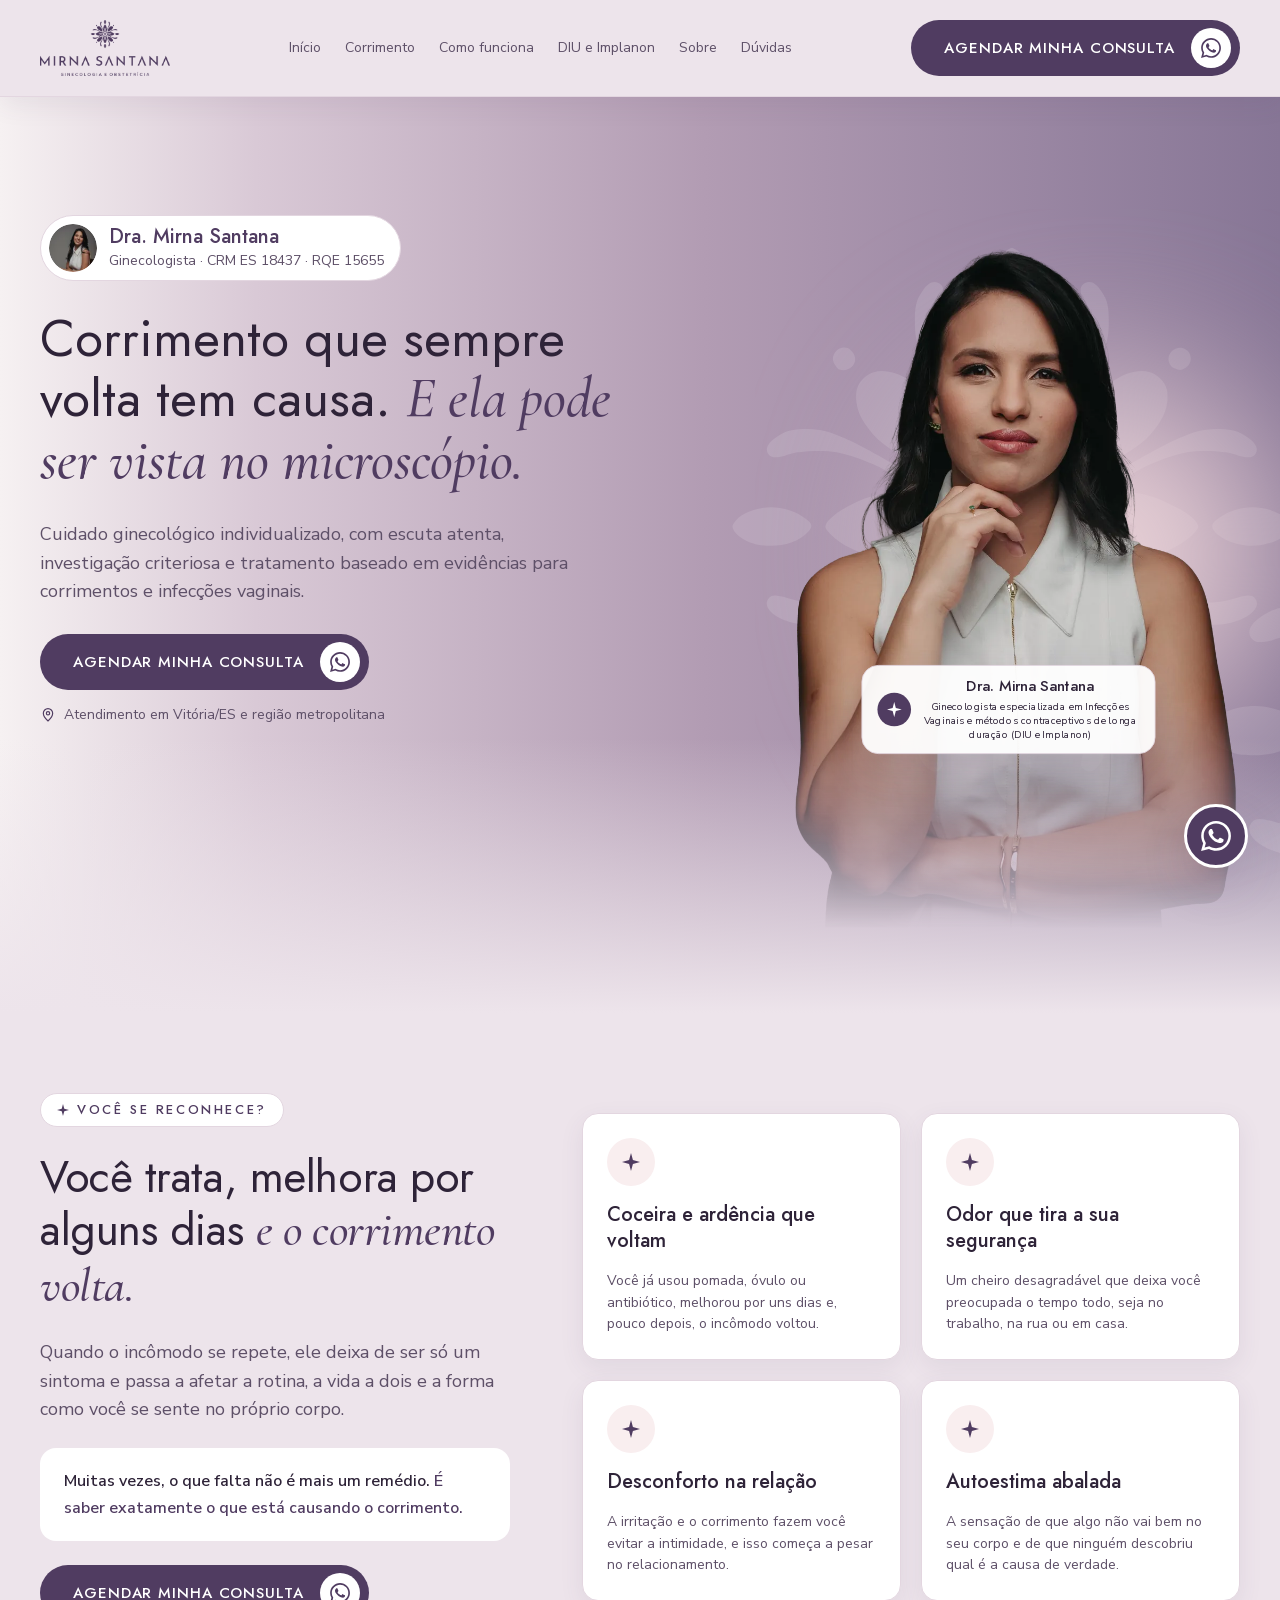
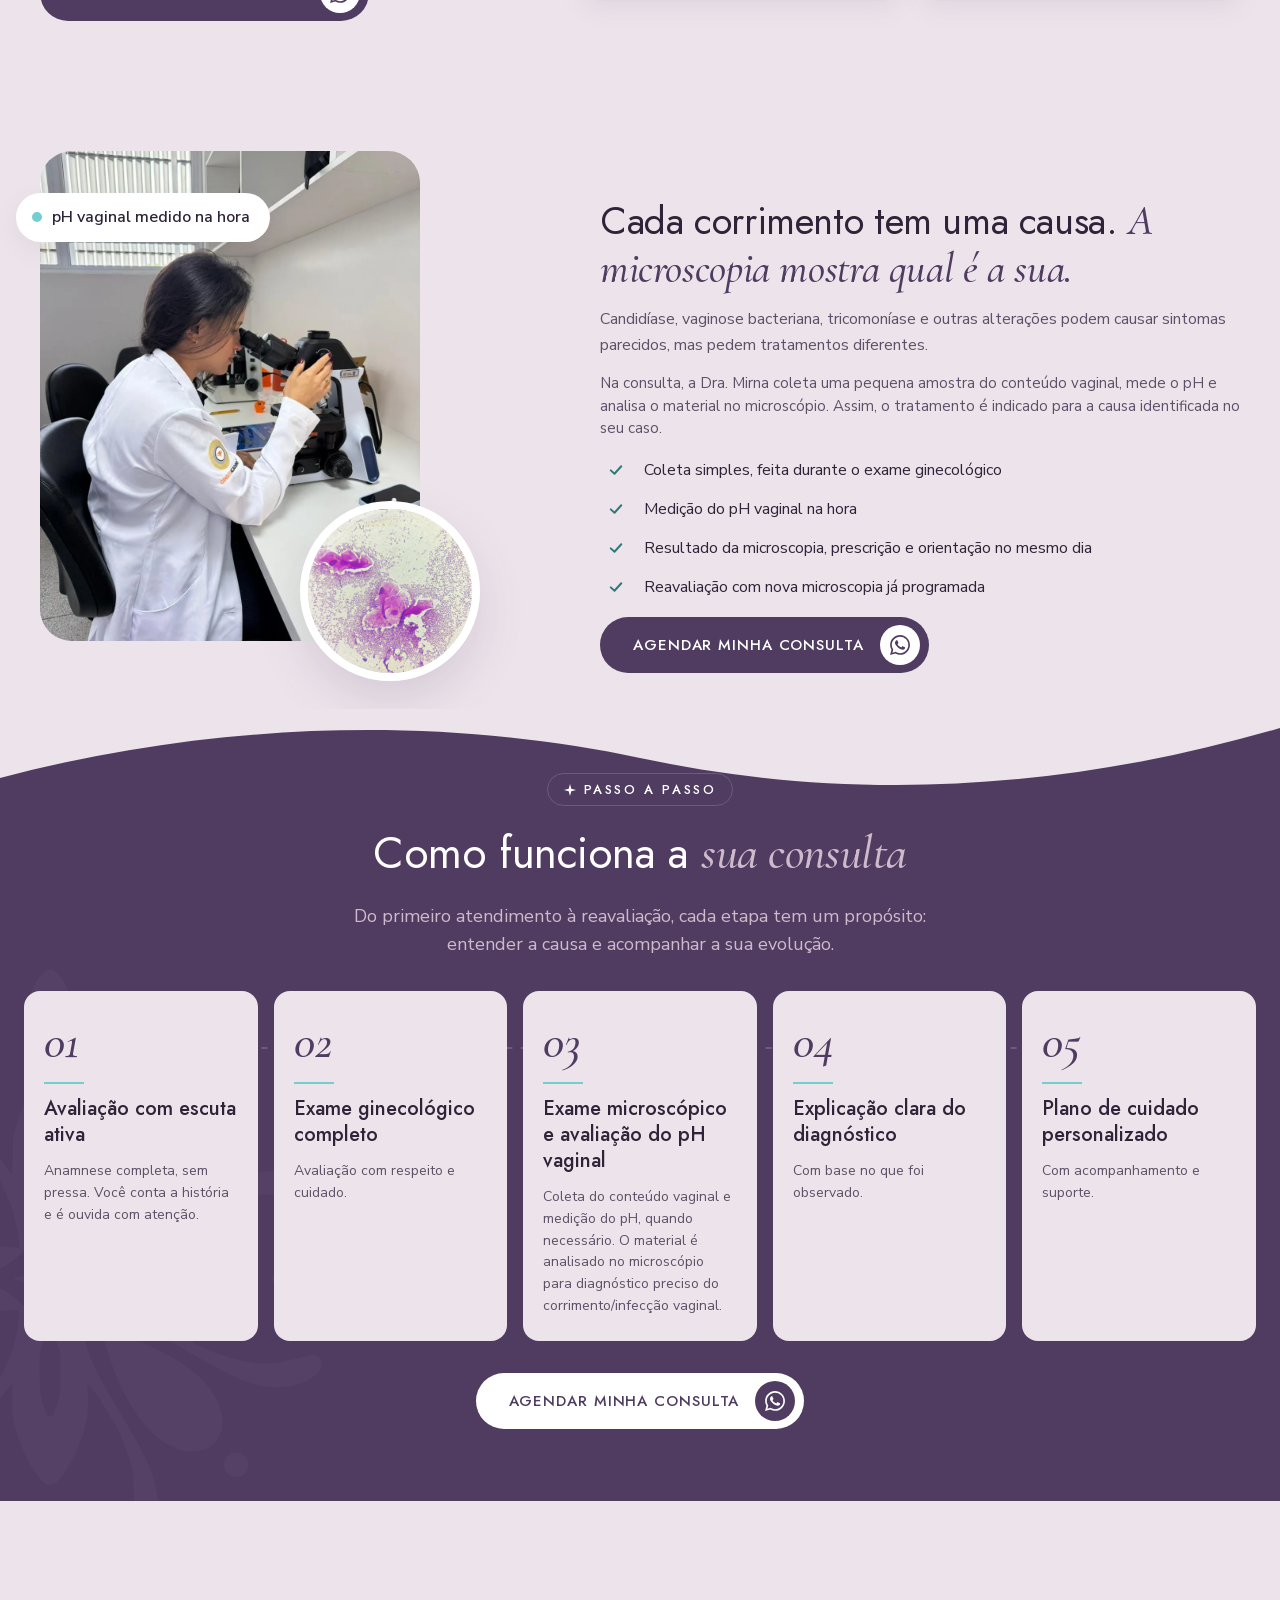
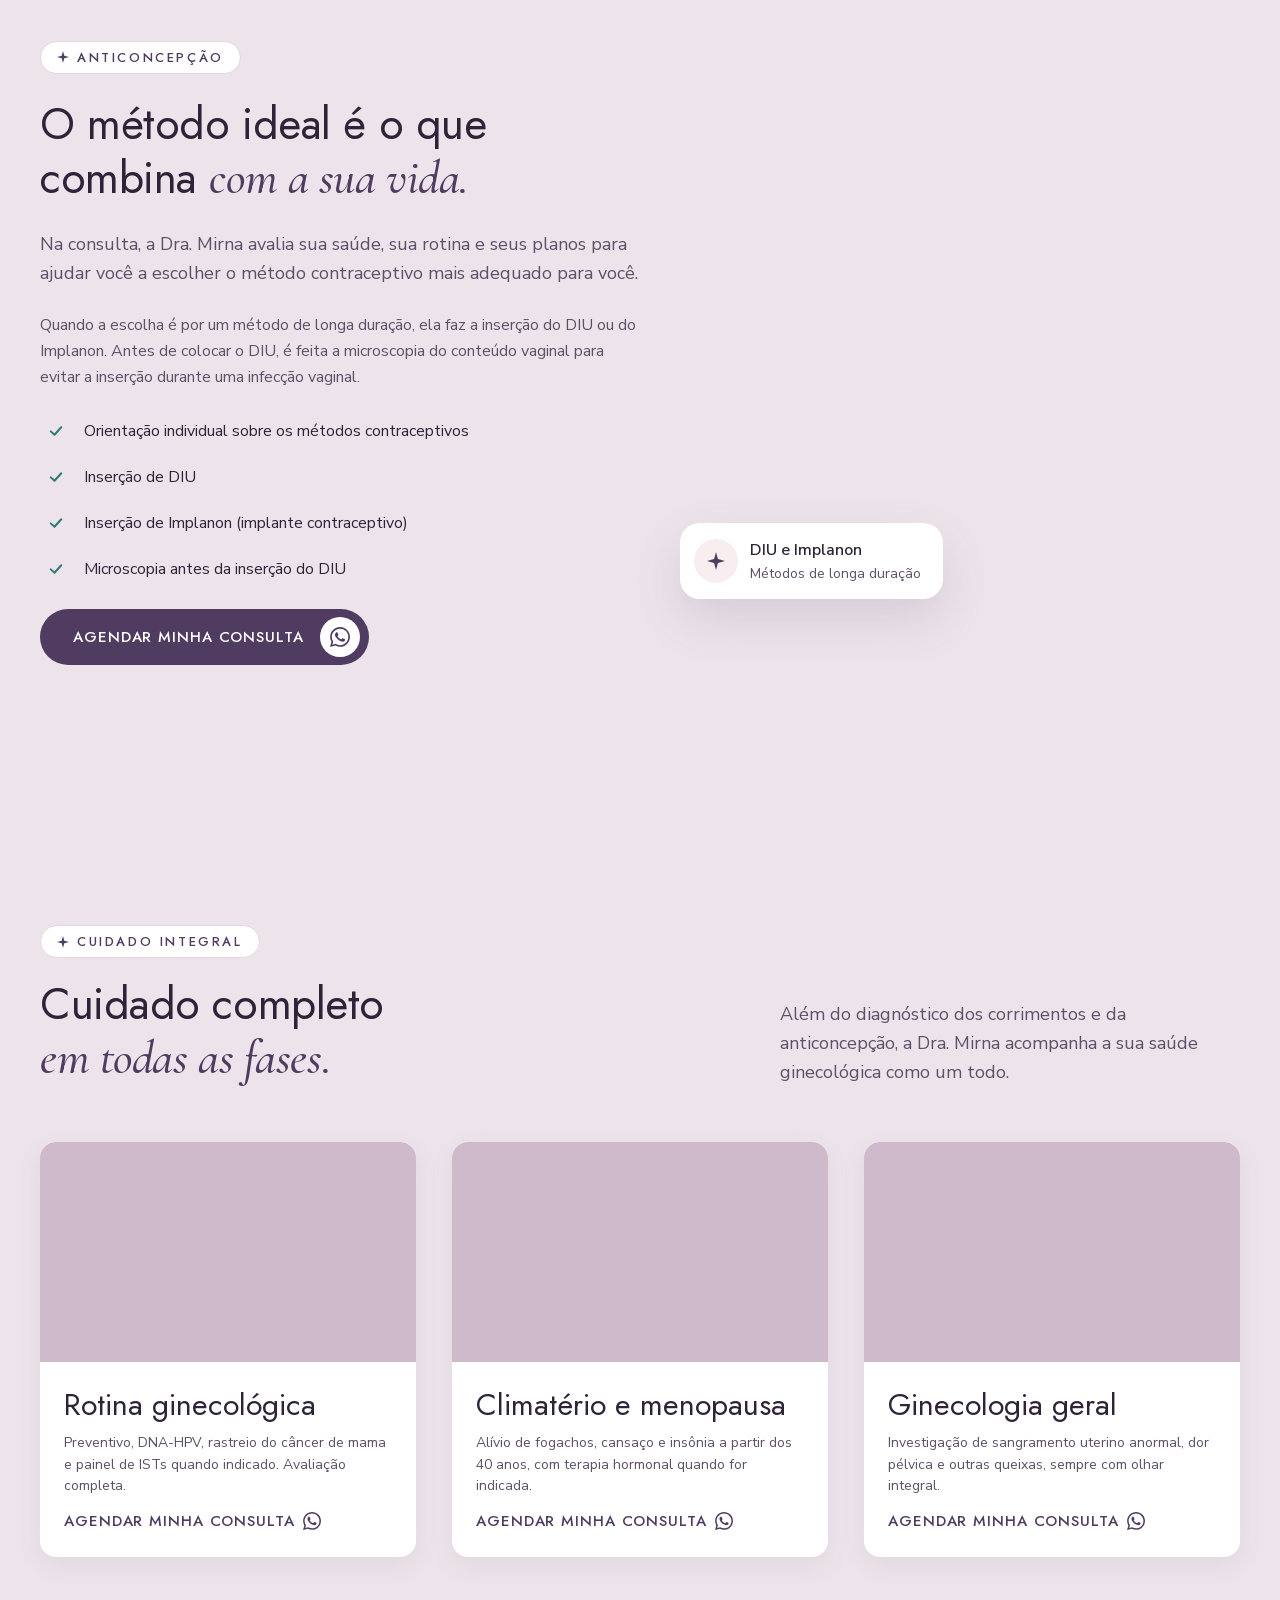
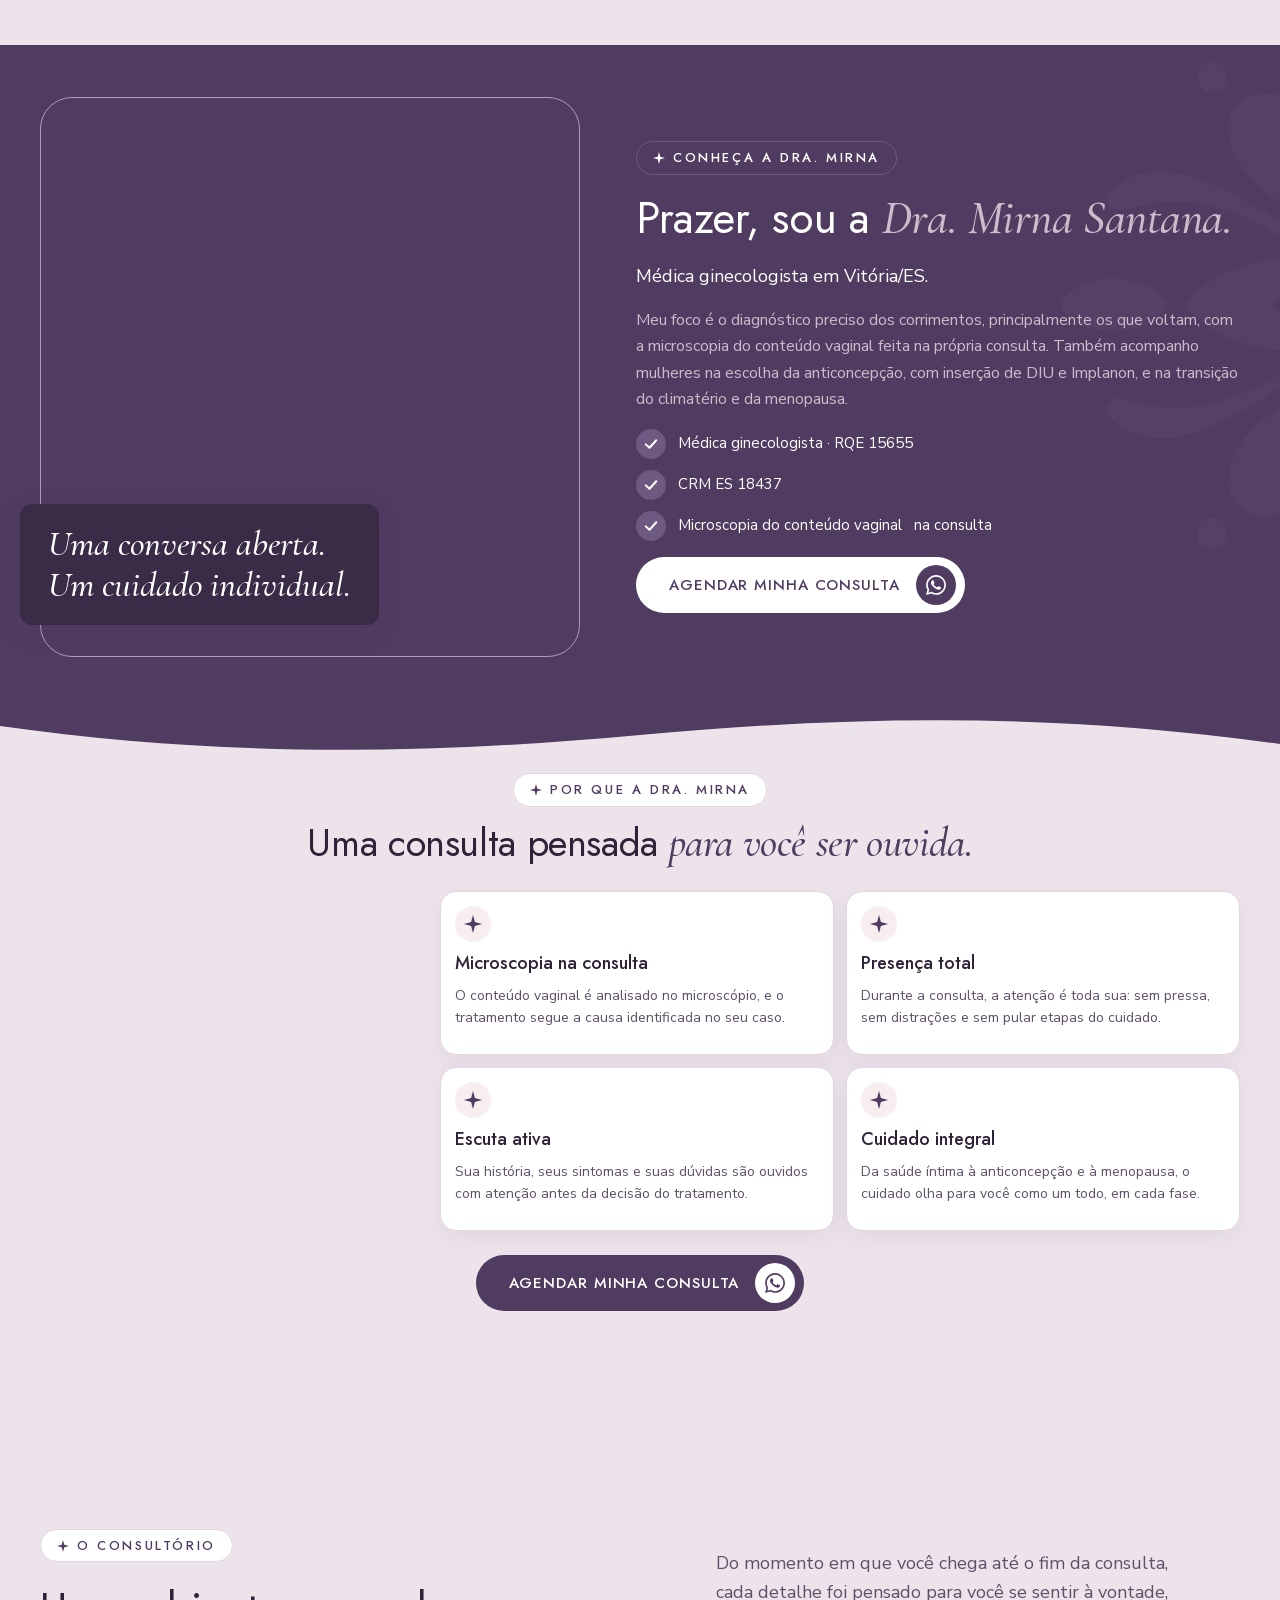
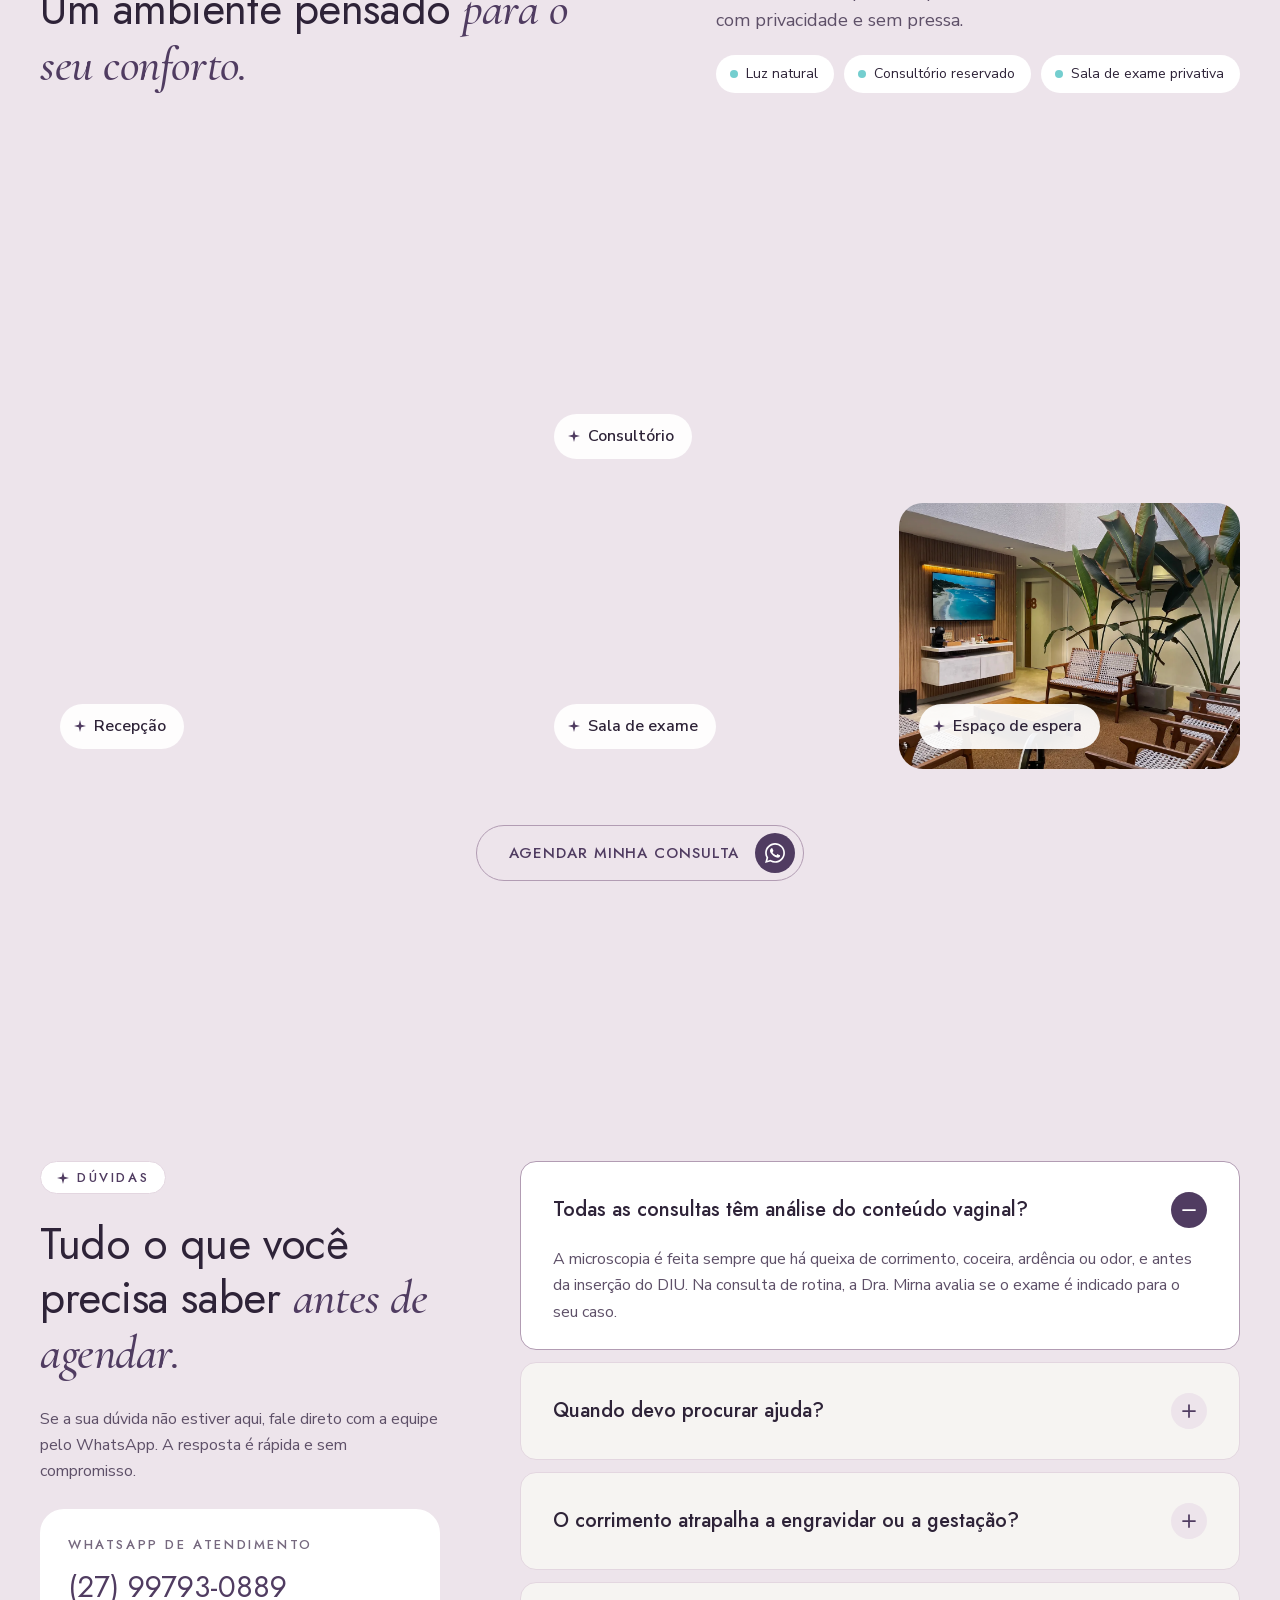
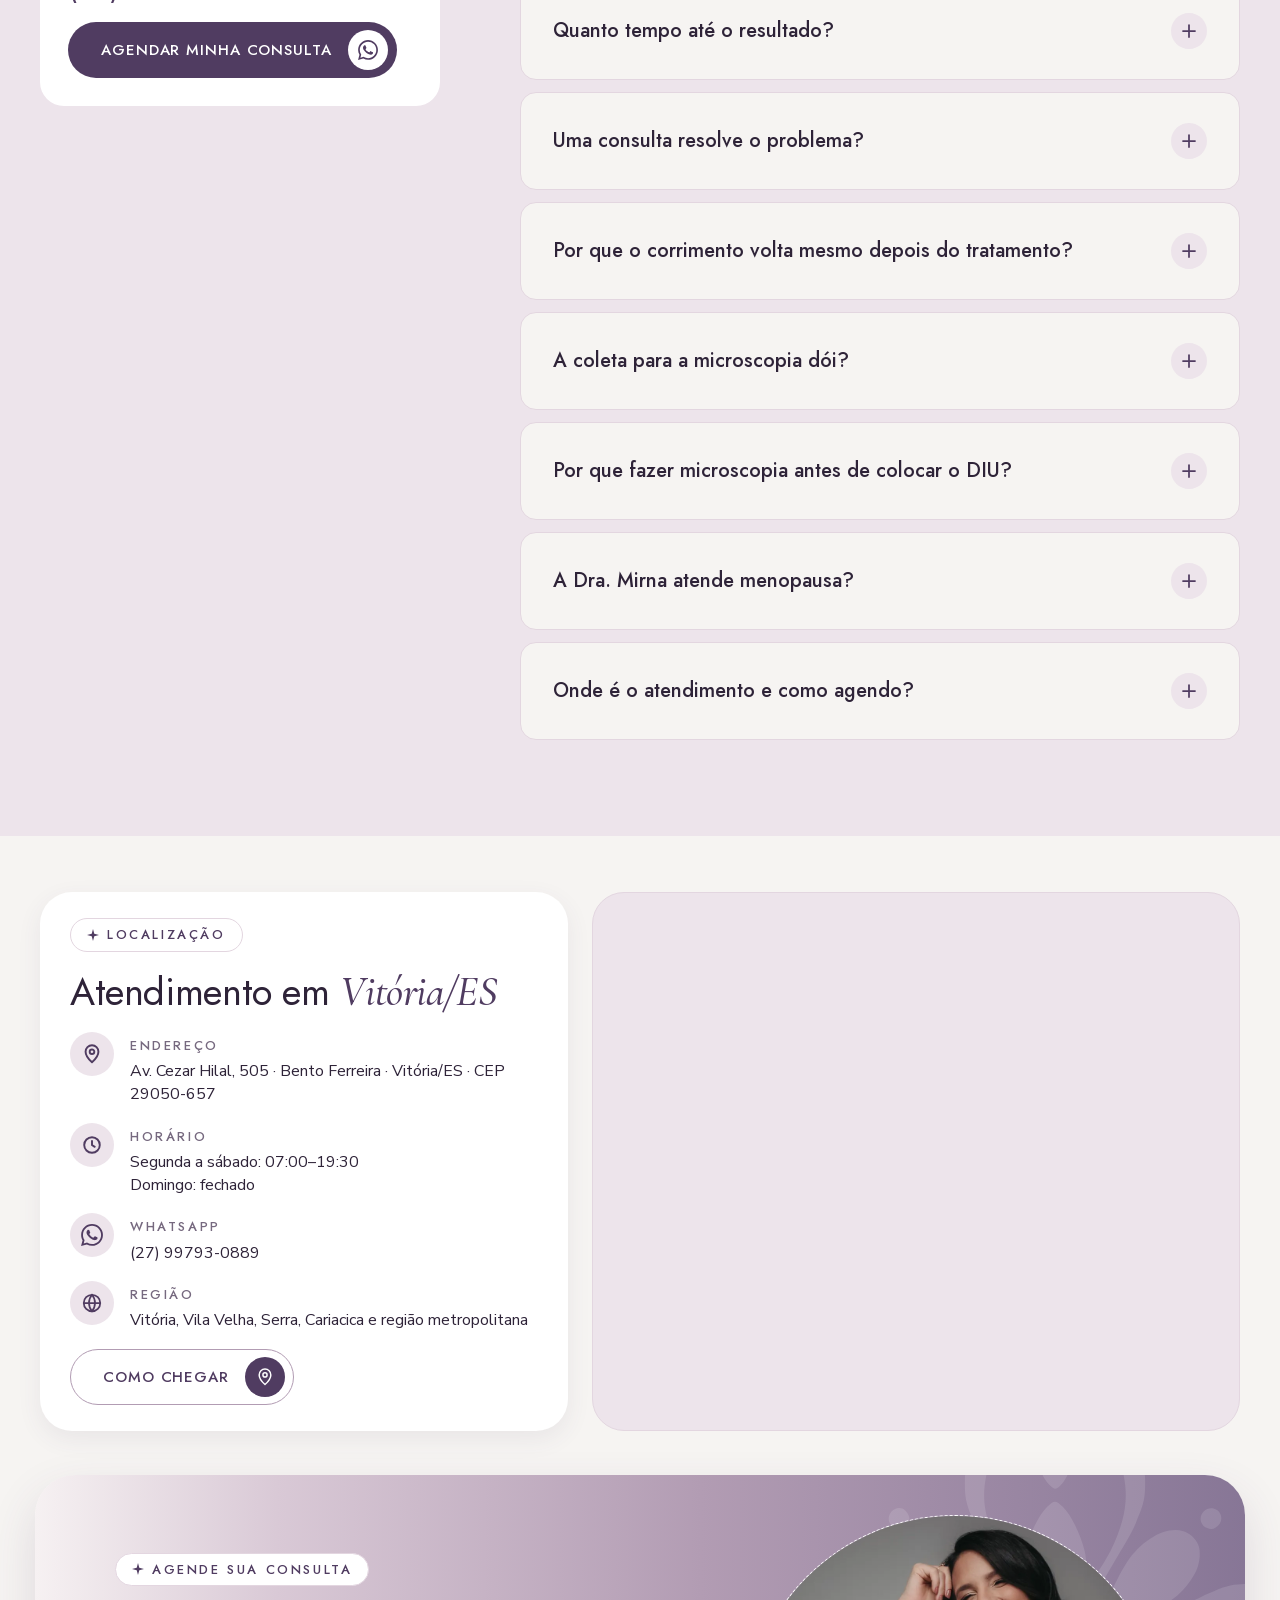
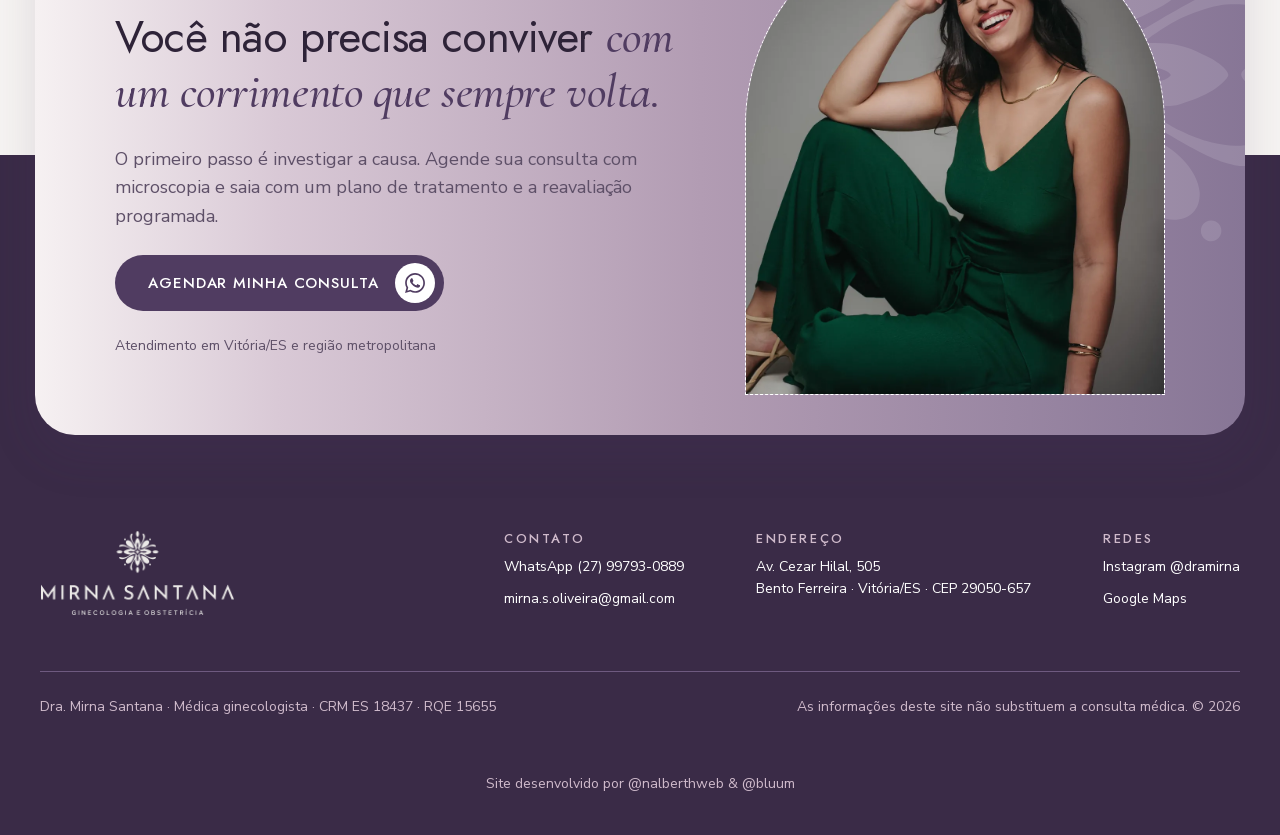
<file: index.html>
<!DOCTYPE html>
<html lang="pt-BR">
<head>
  <!-- Google Tag Manager -->
  <script>(function(w,d,s,l,i){w[l]=w[l]||[];w[l].push({'gtm.start':
  new Date().getTime(),event:'gtm.js'});var f=d.getElementsByTagName(s)[0],
  j=d.createElement(s),dl=l!='dataLayer'?'&l='+l:'';j.async=true;j.src=
  'https://www.googletagmanager.com/gtm.js?id='+i+dl;f.parentNode.insertBefore(j,f);
  })(window,document,'script','dataLayer','GTM-W23R2LFQ');</script>
  <!-- End Google Tag Manager -->
  <meta charset="utf-8">
  <meta name="viewport" content="width=device-width, initial-scale=1">
  <link rel="describedby" type="text/markdown" href="llms.txt">
  <title>Ginecologista em Vitória ES | Dra. Mirna Santana</title>
  <meta name="description" content="Ginecologista em Vitória/ES com microscopia do conteúdo vaginal para corrimento de repetição, DIU, Implanon e menopausa. Agende pelo WhatsApp.">
  <meta property="og:type" content="website">
  <meta property="og:locale" content="pt_BR">
  <meta property="og:title" content="Ginecologista em Vitória ES | Dra. Mirna Santana">
  <meta property="og:description" content="Ginecologista em Vitória/ES com microscopia do conteúdo vaginal para corrimento de repetição, DIU, Implanon e menopausa. Agende pelo WhatsApp.">
  <meta property="og:image" content="assets/img/og-image.jpg">
  <meta name="twitter:card" content="summary_large_image">
  <meta name="twitter:title" content="Ginecologista em Vitória ES | Dra. Mirna Santana">
  <meta name="twitter:description" content="Ginecologista em Vitória/ES com microscopia do conteúdo vaginal para corrimento de repetição, DIU, Implanon e menopausa. Agende pelo WhatsApp.">
  <meta name="twitter:image" content="assets/img/og-image.jpg">
  <!-- PENDENTE: informar o domínio de produção para canonical e URLs absolutas de compartilhamento. -->
  <link rel="icon" type="image/png" sizes="32x32" href="assets/img/favicon-32.png">
  <link rel="apple-touch-icon" sizes="180x180" href="assets/img/favicon-180.png">
  <link rel="preload" href="assets/fonts/jost-latin.woff2" as="font" type="font/woff2" crossorigin>
  <link rel="preload" href="assets/fonts/cormorant-garamond-italic-500.woff2" as="font" type="font/woff2" crossorigin>
  <link rel="preload" href="assets/fonts/nunito-sans-latin.woff2" as="font" type="font/woff2" crossorigin>
  <link rel="stylesheet" href="assets/css/tokens.css">
  <link rel="stylesheet" href="assets/css/base.css">
  <link rel="stylesheet" href="assets/css/components.css">
  <link rel="stylesheet" href="assets/css/sections.css">
  <script type="application/ld+json">
  {
    "@context": "https://schema.org",
    "@type": "Physician",
    "name": "Dra. Mirna Santana",
    "medicalSpecialty": "Gynecologic",
    "telephone": "+55 27 99793-0889",
    "address": {
      "@type": "PostalAddress",
      "streetAddress": "Av. Cezar Hilal, 505, Bento Ferreira",
      "addressLocality": "Vitória",
      "addressRegion": "ES",
      "postalCode": "29050-657",
      "addressCountry": "BR"
    },
    "sameAs": "https://www.instagram.com/dramirna/"
  }
  </script>
  <script type="application/ld+json">
  {
    "@context": "https://schema.org",
    "@type": "FAQPage",
    "mainEntity": [
      {
        "@type": "Question",
        "name": "Todas as consultas têm análise do conteúdo vaginal?",
        "acceptedAnswer": {
          "@type": "Answer",
          "text": "A microscopia é feita sempre que há queixa de corrimento, coceira, ardência ou odor, e antes da inserção do DIU. Na consulta de rotina, a Dra. Mirna avalia se o exame é indicado para o seu caso."
        }
      },
      {
        "@type": "Question",
        "name": "Quando devo procurar ajuda?",
        "acceptedAnswer": {
          "@type": "Answer",
          "text": "Se você percebe corrimento, coceira, ardência, odor ou outro incômodo íntimo, agende uma avaliação. A consulta permite investigar o que está acontecendo no seu caso."
        }
      },
      {
        "@type": "Question",
        "name": "O corrimento atrapalha a engravidar ou a gestação?",
        "acceptedAnswer": {
          "@type": "Answer",
          "text": "Isso depende da causa do corrimento e do seu histórico. A Dra. Mirna avalia os sintomas e orienta os próximos passos de forma individual."
        }
      },
      {
        "@type": "Question",
        "name": "Quanto tempo até o resultado?",
        "acceptedAnswer": {
          "@type": "Answer",
          "text": "A microscopia do conteúdo vaginal é realizada durante a consulta. A Dra. Mirna avalia os achados e orienta os próximos passos de acordo com o seu caso."
        }
      },
      {
        "@type": "Question",
        "name": "Uma consulta resolve o problema?",
        "acceptedAnswer": {
          "@type": "Answer",
          "text": "A consulta é o primeiro passo para identificar a causa e definir o cuidado adequado. A necessidade de acompanhamento depende de cada caso."
        }
      },
      {
        "@type": "Question",
        "name": "Por que o corrimento volta mesmo depois do tratamento?",
        "acceptedAnswer": {
          "@type": "Answer",
          "text": "A recorrência pode ter diferentes causas. Na consulta, a Dra. Mirna investiga o quadro antes de orientar o tratamento."
        }
      },
      {
        "@type": "Question",
        "name": "A coleta para a microscopia dói?",
        "acceptedAnswer": {
          "@type": "Answer",
          "text": "A coleta é feita durante o exame ginecológico. Se você tiver dúvidas ou desconforto, converse com a Dra. Mirna antes e durante o atendimento."
        }
      },
      {
        "@type": "Question",
        "name": "Por que fazer microscopia antes de colocar o DIU?",
        "acceptedAnswer": {
          "@type": "Answer",
          "text": "A análise ajuda a avaliar a saúde vaginal antes da inserção. A Dra. Mirna explica os achados e define com você os próximos passos."
        }
      },
      {
        "@type": "Question",
        "name": "A Dra. Mirna atende menopausa?",
        "acceptedAnswer": {
          "@type": "Answer",
          "text": "Sim. A Dra. Mirna acompanha o climatério e a menopausa, avaliando sintomas e conversando sobre as opções de cuidado para cada mulher."
        }
      },
      {
        "@type": "Question",
        "name": "Onde é o atendimento e como agendo?",
        "acceptedAnswer": {
          "@type": "Answer",
          "text": "O atendimento é na Av. Cezar Hilal, 505, Bento Ferreira, Vitória/ES, CEP 29050-657. Para agendar, fale com a equipe pelo WhatsApp no número (27) 99793-0889."
        }
      }
    ]
  }
  </script>
  <script type="module" src="assets/js/main.js"></script>
</head>
<body>
  <!-- Google Tag Manager (noscript) -->
  <noscript><iframe src="https://www.googletagmanager.com/ns.html?id=GTM-W23R2LFQ"
  height="0" width="0" style="display:none;visibility:hidden"></iframe></noscript>
  <!-- End Google Tag Manager (noscript) -->
  <a class="skip-link" href="#conteudo">Pular para o conteúdo</a>
  <a class="whatsapp-float" data-wa="flutuante" href="https://wa.me/5527997930889" target="_blank" rel="noopener" aria-label="Agendar minha consulta pelo WhatsApp"><img src="assets/svg/icone-whatsapp-desktop.svg" alt="" width="30" height="30" aria-hidden="true"></a>
  <span class="header-sentinel" aria-hidden="true"></span>
  <header class="site-header">
    <div class="container site-header__inner">
      <a class="site-header__brand" href="#inicio" aria-label="Dra. Mirna Santana, início">
        <picture>
          <source srcset="assets/img/logo-wordmark-header-desktop.webp" type="image/webp">
          <img class="site-header__logo" src="assets/img/logo-wordmark-header-desktop.png" alt="Dra. Mirna Santana, Ginecologia e Obstetrícia" width="130" height="56" decoding="async">
        </picture>
      </a>
      <button class="site-header__menu-toggle" type="button" aria-label="Abrir menu" aria-controls="menu-principal" aria-expanded="false">
        <img src="assets/svg/icone-menu.svg" alt="" width="22" height="22" aria-hidden="true">
      </button>
      <nav class="site-header__nav" id="menu-principal" aria-label="Navegação principal">
        <a href="#inicio">Início</a>
        <a href="#corrimento">Corrimento</a>
        <a href="#como-funciona">Como funciona</a>
        <a href="#diu-e-implanon">DIU e Implanon</a>
        <a href="#sobre">Sobre</a>
        <a href="#duvidas">Dúvidas</a>
        <a class="btn btn--primary site-header__mobile-cta" data-wa="header" href="https://wa.me/5527997930889" target="_blank" rel="noopener"><span class="btn__label">Agendar minha consulta</span><span class="btn__icon" aria-hidden="true"><img src="assets/svg/icone-whatsapp-desktop.svg" alt="" width="20" height="20"></span></a>
      </nav>
      <a class="btn btn--primary site-header__contact" data-wa="header" href="https://wa.me/5527997930889" target="_blank" rel="noopener"><span class="btn__label">Agendar minha consulta</span><span class="btn__icon" aria-hidden="true"><img src="assets/svg/icone-whatsapp-desktop.svg" alt="" width="20" height="20"></span></a>
    </div>
  </header>
  <main id="conteudo">
    <section class="hero" id="inicio" aria-labelledby="hero-title">
      <div class="hero__decoration hero__decoration--right" aria-hidden="true"></div>
      <div class="container hero__inner">
        <div class="hero__content">
          <div class="selo-medica selo-medica--compact hero__seal">
            <span class="selo-medica__photo"><picture><source media="(min-width: 1024px)" srcset="assets/img/selo-foto-dra-mirna-desktop.webp" type="image/webp"><source srcset="assets/img/selo-foto-dra-mirna.webp" type="image/webp"><img src="assets/img/selo-foto-dra-mirna.png" alt="" width="48" height="48"></picture></span>
            <span class="selo-medica__body"><span class="selo-medica__name">Dra. Mirna Santana</span><span class="selo-medica__registry">Ginecologista · CRM ES 18437 · RQE 15655</span></span>
          </div>
          <h1 class="hero__title" id="hero-title">Corrimento que sempre volta tem causa. <em>E ela pode ser vista no microscópio.</em></h1>
          <p class="hero__description">Cuidado ginecológico individualizado, com escuta atenta, investigação criteriosa e tratamento baseado em evidências para corrimentos e infecções vaginais.</p>
          <div class="hero__actions">
            <a class="btn btn--primary hero__cta" data-wa="hero" href="https://wa.me/5527997930889" target="_blank" rel="noopener"><span class="btn__label">Agendar minha consulta</span><span class="btn__icon" aria-hidden="true"><img src="assets/svg/icone-whatsapp-desktop.svg" alt="" width="20" height="20"></span></a>
            <p class="hero__location"><img src="assets/svg/icone-pin.svg" alt="" width="16" height="16" aria-hidden="true">Atendimento em Vitória/ES e região metropolitana</p>
          </div>
        </div>
        <div class="hero__media">
          <img class="hero__mandala" src="assets/svg/logo-simbolo1.svg" alt="" width="420" height="420" aria-hidden="true">
          <img class="hero__glow" src="assets/svg/ornamento-hero.svg" alt="" width="414" height="413" aria-hidden="true">
          <picture class="hero__portrait"><source srcset="assets/img/hero-dra-mirna.webp" type="image/webp"><img src="assets/img/hero-dra-mirna.png" alt="Dra. Mirna Santana" width="1068" height="1600" fetchpriority="high"></picture>
          <div class="hero__identity"><span class="hero__identity-icon" aria-hidden="true"><img src="assets/svg/icone-estrela-hero-desktop.svg" alt="" width="18" height="18"></span><span class="hero__identity-copy"><strong>Dra. Mirna Santana</strong><span>Ginecologista especializada em Infecções Vaginais e métodos contraceptivos de longa duração (DIU e Implanon)</span></span></div>
        </div>
      </div>
    </section>
    <section class="problem" id="corrimento" aria-labelledby="problem-title">
      <div class="container problem__inner">
        <div class="problem__left">
          <div class="problem__intro">
            <span class="eyebrow"><img class="eyebrow__icon" src="assets/svg/icone-estrela.svg" alt="" width="12" height="12" aria-hidden="true">Você se reconhece?</span>
            <h2 class="problem__title" id="problem-title">Você trata, melhora por alguns dias <em>e o corrimento volta.</em></h2>
            <p class="problem__description">Quando o incômodo se repete, ele deixa de ser só um sintoma e passa a afetar a rotina, a vida a dois e a forma como você se sente no próprio corpo.</p>
          </div>
          <p class="problem__turn">Muitas vezes, o que falta não é mais um remédio. <strong>É saber exatamente o que está causando o corrimento.</strong></p>
          <a class="btn btn--primary problem__cta" data-wa="problema" href="https://wa.me/5527997930889" target="_blank" rel="noopener"><span class="btn__label">Agendar minha consulta</span><span class="btn__icon" aria-hidden="true"><img src="assets/svg/icone-whatsapp-desktop.svg" alt="" width="20" height="20"></span></a>
        </div>
        <div class="problem__cards">
          <article class="card-sintoma"><span class="card-sintoma__icon"><img src="assets/svg/icone-estrela.svg" alt="" width="18" height="18" aria-hidden="true"></span><h3 class="card-sintoma__title">Coceira e ardência que voltam</h3><p class="card-sintoma__text">Você já usou pomada, óvulo ou antibiótico, melhorou por uns dias e, pouco depois, o incômodo voltou.</p></article>
          <article class="card-sintoma"><span class="card-sintoma__icon"><img src="assets/svg/icone-estrela.svg" alt="" width="18" height="18" aria-hidden="true"></span><h3 class="card-sintoma__title">Odor que tira a sua segurança</h3><p class="card-sintoma__text">Um cheiro desagradável que deixa você preocupada o tempo todo, seja no trabalho, na rua ou em casa.</p></article>
          <article class="card-sintoma"><span class="card-sintoma__icon"><img src="assets/svg/icone-estrela.svg" alt="" width="18" height="18" aria-hidden="true"></span><h3 class="card-sintoma__title">Desconforto na relação</h3><p class="card-sintoma__text">A irritação e o corrimento fazem você evitar a intimidade, e isso começa a pesar no relacionamento.</p></article>
          <article class="card-sintoma"><span class="card-sintoma__icon"><img src="assets/svg/icone-estrela.svg" alt="" width="18" height="18" aria-hidden="true"></span><h3 class="card-sintoma__title">Autoestima abalada</h3><p class="card-sintoma__text">A sensação de que algo não vai bem no seu corpo e de que ninguém descobriu qual é a causa de verdade.</p></article>
        </div>
      </div>
    </section>
    <section class="solution" aria-labelledby="solution-title">
      <div class="solution__arc">
        <div class="container solution__inner">
          <div class="solution__media">
            <picture class="solution__photo"><source srcset="assets/img/dra-mirna-microscopio.webp" type="image/webp"><img src="assets/img/dra-mirna-microscopio.jpg" alt="Dra. Mirna observando uma amostra ao microscópio" width="960" height="1280" loading="lazy" decoding="async"></picture>
            <div class="solution__slide"><img src="assets/img/lamina.webp" alt="Lâmina observada ao microscópio" width="3024" height="4032" loading="lazy" decoding="async"></div>
            <span class="solution__tag"><span aria-hidden="true"></span>pH vaginal medido na hora</span>
          </div>
          <div class="solution__copy">
            <span class="eyebrow solution__eyebrow"><img class="eyebrow__icon" src="assets/svg/icone-estrela.svg" alt="" width="12" height="12" aria-hidden="true">O diferencial da consulta</span>
            <h2 class="solution__title" id="solution-title">Cada corrimento tem uma causa. <em>A microscopia mostra qual é a sua.</em></h2>
            <p class="solution__lead">Candidíase, vaginose bacteriana, tricomoníase e outras alterações podem causar sintomas parecidos, mas pedem tratamentos diferentes.</p>
            <p class="solution__text">Na consulta, a Dra. Mirna coleta uma pequena amostra do conteúdo vaginal, mede o pH e analisa o material no microscópio. Assim, o tratamento é indicado para a causa identificada no seu caso.</p>
            <div class="solution__list">
              <div class="credencial"><span class="credencial__badge"><img src="assets/svg/icone-check.svg" alt="" width="18" height="18" aria-hidden="true"></span><p class="credencial__text"><span class="solution__mobile">Coleta simples, feita durante o exame</span><span class="solution__desktop">Coleta simples, feita durante o exame ginecológico</span></p></div>
              <div class="credencial"><span class="credencial__badge"><img src="assets/svg/icone-check.svg" alt="" width="18" height="18" aria-hidden="true"></span><p class="credencial__text">Medição do pH vaginal na hora</p></div>
              <div class="credencial"><span class="credencial__badge"><img src="assets/svg/icone-check.svg" alt="" width="18" height="18" aria-hidden="true"></span><p class="credencial__text">Resultado da microscopia, prescrição e orientação no mesmo dia</p></div>
              <div class="credencial"><span class="credencial__badge"><img src="assets/svg/icone-check.svg" alt="" width="18" height="18" aria-hidden="true"></span><p class="credencial__text"><span class="solution__mobile">Reavaliação com nova microscopia</span><span class="solution__desktop">Reavaliação com nova microscopia já programada</span></p></div>
            </div>
            <a class="btn btn--primary solution__cta" data-wa="solucao" href="https://wa.me/5527997930889" target="_blank" rel="noopener"><span class="btn__label">Agendar minha consulta</span><span class="btn__icon" aria-hidden="true"><img src="assets/svg/icone-whatsapp-desktop.svg" alt="" width="20" height="20"></span></a>
          </div>
        </div>
      </div>
    </section>
    <section class="process" id="como-funciona" aria-labelledby="process-title">
      <picture class="process__wave" aria-hidden="true"><source media="(min-width: 1024px)" srcset="assets/svg/divisor-onda-como-desktop.svg"><img src="assets/svg/divisor-onda-como-funciona.svg" alt="" width="390" height="40"></picture>
      <picture class="process__decoration" aria-hidden="true"><source media="(min-width: 1024px)" srcset="assets/svg/logo-simbolo-como-desktop.svg"><img src="assets/svg/logo-simbolo3.svg" alt="" width="360" height="360"></picture>
      <div class="container process__inner">
        <div class="process__intro">
          <span class="eyebrow eyebrow--on-dark"><img class="eyebrow__icon" src="assets/svg/icone-estrela-clara.svg" alt="" width="12" height="12" aria-hidden="true">Passo a passo</span>
          <h2 class="process__title" id="process-title">Como funciona a <em>sua consulta</em></h2>
          <p class="process__description">Do primeiro atendimento à reavaliação, cada etapa tem um propósito: entender a causa e acompanhar a sua evolução.</p>
        </div>
        <div class="process__steps">
          <img class="process__line" src="assets/svg/linha-processo-desktop.svg" alt="" width="1100" height="2" aria-hidden="true">
          <article class="card-etapa"><p class="card-etapa__number">01</p><span class="card-etapa__rule" aria-hidden="true"></span><h3 class="card-etapa__title">Avaliação com escuta ativa</h3><p class="card-etapa__text">Anamnese completa, sem pressa. Você conta a história e é ouvida com atenção.</p></article>
          <article class="card-etapa"><p class="card-etapa__number">02</p><span class="card-etapa__rule" aria-hidden="true"></span><h3 class="card-etapa__title">Exame ginecológico completo</h3><p class="card-etapa__text">Avaliação com respeito e cuidado.</p></article>
          <article class="card-etapa"><p class="card-etapa__number">03</p><span class="card-etapa__rule" aria-hidden="true"></span><h3 class="card-etapa__title">Exame microscópico e avaliação do pH vaginal</h3><p class="card-etapa__text">Coleta do conteúdo vaginal e medição do pH, quando necessário. O material é analisado no microscópio para diagnóstico preciso do corrimento/infecção vaginal.</p></article>
          <article class="card-etapa"><p class="card-etapa__number">04</p><span class="card-etapa__rule" aria-hidden="true"></span><h3 class="card-etapa__title">Explicação clara do diagnóstico</h3><p class="card-etapa__text">Com base no que foi observado.</p></article>
          <article class="card-etapa"><p class="card-etapa__number">05</p><span class="card-etapa__rule" aria-hidden="true"></span><h3 class="card-etapa__title">Plano de cuidado personalizado</h3><p class="card-etapa__text">Com acompanhamento e suporte.</p></article>
        </div>
        <div class="process__actions">
          <a class="btn btn--on-dark" data-wa="como" href="https://wa.me/5527997930889" target="_blank" rel="noopener"><span class="btn__label">Agendar minha consulta</span><span class="btn__icon" aria-hidden="true"><img src="assets/svg/icone-whatsapp-desktop.svg" alt="" width="20" height="20"></span></a>
        </div>
      </div>
    </section>
    <section class="diu" id="diu-e-implanon" aria-labelledby="diu-title">
      <div class="container diu__inner">
        <div class="diu__copy">
          <span class="eyebrow diu__eyebrow"><img class="eyebrow__icon" src="assets/svg/icone-estrela.svg" alt="" width="12" height="12" aria-hidden="true">Anticoncepção</span>
          <h2 class="diu__title" id="diu-title">O método ideal é o que combina <em>com a sua vida.</em></h2>
          <p class="diu__lead">Na consulta, a Dra. Mirna avalia sua saúde, sua rotina e seus planos para ajudar você a escolher o método contraceptivo mais adequado para você.</p>
          <p class="diu__text">Quando a escolha é por um método de longa duração, ela faz a inserção do DIU ou do Implanon. Antes de colocar o DIU, é feita a microscopia do conteúdo vaginal para evitar a inserção durante uma infecção vaginal.</p>
          <div class="diu__list">
            <div class="credencial"><span class="credencial__badge"><img src="assets/svg/icone-check.svg" alt="" width="18" height="18" aria-hidden="true"></span><p class="credencial__text"><span class="diu__mobile">Orientação individual sobre os métodos</span><span class="diu__desktop">Orientação individual sobre os métodos contraceptivos</span></p></div>
            <div class="credencial"><span class="credencial__badge"><img src="assets/svg/icone-check.svg" alt="" width="18" height="18" aria-hidden="true"></span><p class="credencial__text">Inserção de DIU</p></div>
            <div class="credencial"><span class="credencial__badge"><img src="assets/svg/icone-check.svg" alt="" width="18" height="18" aria-hidden="true"></span><p class="credencial__text"><span class="diu__mobile">Inserção de Implanon</span><span class="diu__desktop">Inserção de Implanon (implante contraceptivo)</span></p></div>
            <div class="credencial"><span class="credencial__badge"><img src="assets/svg/icone-check.svg" alt="" width="18" height="18" aria-hidden="true"></span><p class="credencial__text">Microscopia antes da inserção do DIU</p></div>
          </div>
          <a class="btn btn--primary diu__cta" data-wa="diu" href="https://wa.me/5527997930889" target="_blank" rel="noopener"><span class="btn__label">Agendar minha consulta</span><span class="btn__icon" aria-hidden="true"><img src="assets/svg/icone-whatsapp-desktop.svg" alt="" width="20" height="20"></span></a>
        </div>
        <div class="diu__media">
          <picture class="diu__photo"><source srcset="assets/img/dra-mirna-consulta.webp" type="image/webp"><img src="assets/img/dra-mirna-consulta.jpg" alt="Dra. Mirna durante atendimento no consultório" width="1068" height="1600" loading="lazy" decoding="async"></picture>
          <span class="diu__chip"><span class="diu__chip-icon" aria-hidden="true"><img src="assets/svg/icone-estrela.svg" alt="" width="18" height="18"></span><span><strong>DIU e Implanon</strong><small>Métodos de longa duração</small></span></span>
        </div>
      </div>
    </section>
    <section class="care" aria-labelledby="care-title">
      <div class="container care__inner">
        <div class="care__header">
          <div class="care__heading"><span class="eyebrow"><img class="eyebrow__icon" src="assets/svg/icone-estrela.svg" alt="" width="12" height="12" aria-hidden="true">Cuidado integral</span><h2 class="care__title" id="care-title">Cuidado completo <em>em todas as fases.</em></h2></div>
          <p class="care__description">Além do diagnóstico dos corrimentos e da anticoncepção, a Dra. Mirna acompanha a sua saúde ginecológica como um todo.</p>
        </div>
        <div class="care__cards">
          <article class="card-servico"><picture class="card-servico__media"><source srcset="assets/img/rotina-ginecologica.webp" type="image/webp"><img src="assets/img/rotina-ginecologica.jpg" alt="Consulta ginecológica de rotina" width="1600" height="1067" loading="lazy" decoding="async"></picture><div class="card-servico__body"><h3 class="card-servico__title">Rotina ginecológica</h3><p class="card-servico__text">Preventivo, DNA-HPV, rastreio do câncer de mama e painel de ISTs quando indicado. Avaliação completa.</p><a class="card-servico__link" data-wa="rotina" href="https://wa.me/5527997930889" target="_blank" rel="noopener">Agendar minha consulta<img src="assets/svg/icone-whatsapp-desktop.svg" alt="" width="18" height="18" aria-hidden="true"></a></div></article>
          <article class="card-servico"><picture class="card-servico__media"><source srcset="assets/img/climaterio-menopausa.webp" type="image/webp"><img src="assets/img/climaterio-menopausa.jpg" alt="Atendimento sobre climatério e menopausa" width="1600" height="1067" loading="lazy" decoding="async"></picture><div class="card-servico__body"><h3 class="card-servico__title">Climatério e menopausa</h3><p class="card-servico__text">Alívio de fogachos, cansaço e insônia a partir dos 40 anos, com terapia hormonal quando for indicada.</p><a class="card-servico__link" data-wa="climaterio" href="https://wa.me/5527997930889" target="_blank" rel="noopener">Agendar minha consulta<img src="assets/svg/icone-whatsapp-desktop.svg" alt="" width="18" height="18" aria-hidden="true"></a></div></article>
          <article class="card-servico"><picture class="card-servico__media"><source srcset="assets/img/ginecologia-geral.webp" type="image/webp"><img src="assets/img/ginecologia-geral.jpg" alt="Exame ginecológico no consultório" width="1600" height="1067" loading="lazy" decoding="async"></picture><div class="card-servico__body"><h3 class="card-servico__title">Ginecologia geral</h3><p class="card-servico__text">Investigação de sangramento uterino anormal, dor pélvica e outras queixas, sempre com olhar integral.</p><a class="card-servico__link" data-wa="geral" href="https://wa.me/5527997930889" target="_blank" rel="noopener">Agendar minha consulta<img src="assets/svg/icone-whatsapp-desktop.svg" alt="" width="18" height="18" aria-hidden="true"></a></div></article>
        </div>
      </div>
    </section>
    <section class="bio" id="sobre" aria-labelledby="bio-title">
      <div class="container bio__inner">
        <div class="bio__photos">
          <picture class="bio__photo"><source srcset="assets/img/dra-mirna-meio-corpo.webp" type="image/webp"><img src="assets/img/dra-mirna-meio-corpo.jpg" alt="Dra. Mirna Santana sorrindo" width="1068" height="1600" loading="lazy" decoding="async"></picture>
          <p class="bio__quote"><span>Uma conversa aberta.</span><span>Um cuidado individual.</span></p>
        </div>
        <div class="bio__content">
          <span class="eyebrow eyebrow--on-dark"><img class="eyebrow__icon" src="assets/svg/icone-estrela-clara.svg" alt="" width="12" height="12" aria-hidden="true">Conheça a Dra. Mirna</span>
          <h2 class="bio__title" id="bio-title">Prazer, sou a <em>Dra. Mirna Santana.</em></h2>
          <p class="bio__lead">Médica ginecologista em Vitória/ES.</p>
          <p class="bio__text bio__text--mobile">Na consulta, estou 100% com você. Escuto a sua história com atenção, examino com cuidado e só depois defino o caminho, junto com você.</p>
          <p class="bio__text">Meu foco é o diagnóstico preciso dos corrimentos, principalmente os que voltam, com a microscopia do conteúdo vaginal feita na própria consulta. Também acompanho mulheres na escolha da anticoncepção, com inserção de DIU e Implanon, e na transição do climatério e da menopausa.</p>
          <ul class="bio__credentials">
            <li><span class="bio__check"><img src="assets/svg/icone-check.svg" alt="" width="18" height="18"></span>Médica ginecologista · RQE 15655</li>
            <li><span class="bio__check"><img src="assets/svg/icone-check.svg" alt="" width="18" height="18"></span>CRM ES 18437</li>
            <li><span class="bio__check"><img src="assets/svg/icone-check.svg" alt="" width="18" height="18"></span>Microscopia do conteúdo vaginal<span class="bio__desktop-only"> na consulta</span></li>
          </ul>
          <a class="btn btn--on-dark" data-wa="bio" href="https://wa.me/5527997930889" target="_blank" rel="noopener"><span class="btn__label">Agendar minha consulta</span><span class="btn__icon"><img src="assets/svg/icone-whatsapp-desktop.svg" alt="" width="20" height="20" aria-hidden="true"></span></a>
        </div>
      </div>
    </section>
    <section class="differentials" id="diferenciais" aria-labelledby="differentials-title">
      <div class="container differentials__inner">
        <div class="differentials__header"><span class="eyebrow"><img class="eyebrow__icon" src="assets/svg/icone-estrela.svg" alt="" width="12" height="12" aria-hidden="true">Por que a Dra. Mirna</span><h2 class="differentials__title" id="differentials-title">Uma consulta pensada <em>para você ser ouvida.</em></h2></div>
        <div class="differentials__body">
          <picture class="differentials__photo"><source srcset="assets/img/dra-mirna-corpo-inteiro.webp" type="image/webp"><img src="assets/img/dra-mirna-corpo-inteiro.jpg" alt="Dra. Mirna Santana no consultório" width="1068" height="1600" loading="lazy" decoding="async"></picture>
          <div class="differentials__cards">
            <article class="card-sintoma"><span class="card-sintoma__icon"><img src="assets/svg/icone-estrela.svg" alt="" width="18" height="18" aria-hidden="true"></span><h3 class="card-sintoma__title">Microscopia na consulta</h3><p class="card-sintoma__text">O conteúdo vaginal é analisado no microscópio, e o tratamento segue a causa identificada no seu caso.</p></article>
            <article class="card-sintoma"><span class="card-sintoma__icon"><img src="assets/svg/icone-estrela.svg" alt="" width="18" height="18" aria-hidden="true"></span><h3 class="card-sintoma__title">Presença total</h3><p class="card-sintoma__text">Durante a consulta, a atenção é toda sua: sem pressa, sem distrações e sem pular etapas do cuidado.</p></article>
            <article class="card-sintoma"><span class="card-sintoma__icon"><img src="assets/svg/icone-estrela.svg" alt="" width="18" height="18" aria-hidden="true"></span><h3 class="card-sintoma__title">Escuta ativa</h3><p class="card-sintoma__text">Sua história, seus sintomas e suas dúvidas são ouvidos com atenção antes da decisão do tratamento.</p></article>
            <article class="card-sintoma"><span class="card-sintoma__icon"><img src="assets/svg/icone-estrela.svg" alt="" width="18" height="18" aria-hidden="true"></span><h3 class="card-sintoma__title">Cuidado integral</h3><p class="card-sintoma__text">Da saúde íntima à anticoncepção e à menopausa, o cuidado olha para você como um todo, em cada fase.</p></article>
          </div>
        </div>
        <a class="btn btn--primary" data-wa="diferenciais" href="https://wa.me/5527997930889" target="_blank" rel="noopener"><span class="btn__label">Agendar minha consulta</span><span class="btn__icon"><img src="assets/svg/icone-whatsapp-desktop.svg" alt="" width="20" height="20" aria-hidden="true"></span></a>
      </div>
    </section>
    <section class="gallery" id="consultorio" aria-labelledby="gallery-title">
      <div class="container gallery__inner">
        <div class="gallery__header">
          <div class="gallery__heading"><span class="eyebrow"><img class="eyebrow__icon" src="assets/svg/icone-estrela.svg" alt="" width="12" height="12" aria-hidden="true">O consultório</span><h2 class="gallery__title" id="gallery-title">Um ambiente pensado <em>para o seu conforto.</em></h2></div>
          <div class="gallery__intro"><p>Do momento em que você chega até o fim da consulta, cada detalhe foi pensado para você se sentir à vontade, com privacidade e sem pressa.</p><ul class="gallery__features"><li>Luz natural</li><li>Consultório reservado</li><li>Sala de exame privativa</li></ul></div>
        </div>
        <div class="gallery__grid">
          <figure class="gallery__item gallery__item--reception"><picture><source srcset="assets/img/galeria-recepcao.webp" type="image/webp"><img src="assets/img/galeria-recepcao.jpg" alt="Recepção iluminada e acolhedora" width="1200" height="1600" loading="lazy" decoding="async"></picture><figcaption><img src="assets/svg/icone-estrela.svg" alt="" width="12" height="12" aria-hidden="true">Recepção</figcaption></figure>
          <figure class="gallery__item gallery__item--office"><picture><source srcset="assets/img/galeria-consultorio.webp" type="image/webp"><img src="assets/img/galeria-consultorio.jpg" alt="Consultório da Dra. Mirna Santana" width="1200" height="1600" loading="lazy" decoding="async"></picture><figcaption><img src="assets/svg/icone-estrela.svg" alt="" width="12" height="12" aria-hidden="true">Consultório</figcaption></figure>
          <figure class="gallery__item gallery__item--exam"><picture><source srcset="assets/img/galeria-sala-exame.webp" type="image/webp"><img src="assets/img/galeria-sala-exame.jpg" alt="Sala de exame privativa" width="1200" height="1600" loading="lazy" decoding="async"></picture><figcaption><img src="assets/svg/icone-estrela.svg" alt="" width="12" height="12" aria-hidden="true">Sala de exame</figcaption></figure>
          <figure class="gallery__item gallery__item--waiting"><picture><source srcset="assets/img/galeria-recepcao-detalhe.webp" type="image/webp"><img src="assets/img/galeria-recepcao-detalhe.jpg" alt="Detalhe do espaço de espera" width="1200" height="1600" loading="lazy" decoding="async"></picture><figcaption><img src="assets/svg/icone-estrela.svg" alt="" width="12" height="12" aria-hidden="true"><span class="gallery__waiting-mobile">Espera</span><span class="gallery__waiting-desktop">Espaço de espera</span></figcaption></figure>
        </div>
        <a class="btn btn--secondary" data-wa="galeria" href="https://wa.me/5527997930889" target="_blank" rel="noopener"><span class="btn__label">Agendar minha consulta</span><span class="btn__icon"><img src="assets/svg/icone-whatsapp-desktop.svg" alt="" width="20" height="20" aria-hidden="true"></span></a>
      </div>
    </section>
    <section class="faq" id="duvidas" aria-labelledby="faq-title">
      <div class="container faq__inner">
        <div class="faq__intro"><span class="eyebrow"><img class="eyebrow__icon" src="assets/svg/icone-estrela.svg" alt="" width="12" height="12" aria-hidden="true">Dúvidas</span><h2 class="faq__title" id="faq-title">Tudo o que você precisa saber <em>antes de agendar.</em></h2><p class="faq__description">Se a sua dúvida não estiver aqui, fale direto com a equipe pelo WhatsApp. A resposta é rápida e sem compromisso.</p><div class="faq__contact"><p class="faq__contact-mobile">Ficou alguma dúvida? Fale direto com a equipe pelo WhatsApp.</p><span class="faq__contact-label">WhatsApp de atendimento</span><a class="faq__phone" href="https://wa.me/5527997930889" target="_blank" rel="noopener">(27) 99793-0889</a><a class="btn btn--primary" data-wa="faq" href="https://wa.me/5527997930889" target="_blank" rel="noopener"><span class="btn__label">Agendar minha consulta</span><span class="btn__icon"><img src="assets/svg/icone-whatsapp-desktop.svg" alt="" width="20" height="20" aria-hidden="true"></span></a></div></div>
        <div class="faq__list">
          <article class="faq-item is-open"><h3 class="faq-item__heading"><button class="faq-item__question" type="button" id="faq-question-1" aria-expanded="true" aria-controls="faq-answer-1"><span>Todas as consultas têm análise do conteúdo vaginal?</span><span class="faq-item__icon" aria-hidden="true"><img class="faq-item__icon--closed" src="assets/svg/faq-toggle-fechado.svg" alt="" width="36" height="36"><img class="faq-item__icon--open" src="assets/svg/faq-toggle-aberto.svg" alt="" width="36" height="36"></span></button></h3><div class="faq-item__panel" id="faq-answer-1"><p class="faq-item__answer">A microscopia é feita sempre que há queixa de corrimento, coceira, ardência ou odor, e antes da inserção do DIU. Na consulta de rotina, a Dra. Mirna avalia se o exame é indicado para o seu caso.</p></div></article>
          <article class="faq-item"><h3 class="faq-item__heading"><button class="faq-item__question" type="button" id="faq-question-2" aria-expanded="false" aria-controls="faq-answer-2"><span>Quando devo procurar ajuda?</span><span class="faq-item__icon" aria-hidden="true"><img class="faq-item__icon--closed" src="assets/svg/faq-toggle-fechado.svg" alt="" width="36" height="36"><img class="faq-item__icon--open" src="assets/svg/faq-toggle-aberto.svg" alt="" width="36" height="36"></span></button></h3><div class="faq-item__panel" id="faq-answer-2" hidden><p class="faq-item__answer">Se você percebe corrimento, coceira, ardência, odor ou outro incômodo íntimo, agende uma avaliação. A consulta permite investigar o que está acontecendo no seu caso.</p></div></article>
          <article class="faq-item"><h3 class="faq-item__heading"><button class="faq-item__question" type="button" id="faq-question-3" aria-expanded="false" aria-controls="faq-answer-3"><span>O corrimento atrapalha a engravidar ou a gestação?</span><span class="faq-item__icon" aria-hidden="true"><img class="faq-item__icon--closed" src="assets/svg/faq-toggle-fechado.svg" alt="" width="36" height="36"><img class="faq-item__icon--open" src="assets/svg/faq-toggle-aberto.svg" alt="" width="36" height="36"></span></button></h3><div class="faq-item__panel" id="faq-answer-3" hidden><p class="faq-item__answer">Isso depende da causa do corrimento e do seu histórico. A Dra. Mirna avalia os sintomas e orienta os próximos passos de forma individual.</p></div></article>
          <article class="faq-item"><h3 class="faq-item__heading"><button class="faq-item__question" type="button" id="faq-question-4" aria-expanded="false" aria-controls="faq-answer-4"><span>Quanto tempo até o resultado?</span><span class="faq-item__icon" aria-hidden="true"><img class="faq-item__icon--closed" src="assets/svg/faq-toggle-fechado.svg" alt="" width="36" height="36"><img class="faq-item__icon--open" src="assets/svg/faq-toggle-aberto.svg" alt="" width="36" height="36"></span></button></h3><div class="faq-item__panel" id="faq-answer-4" hidden><p class="faq-item__answer">A microscopia do conteúdo vaginal é realizada durante a consulta. A Dra. Mirna avalia os achados e orienta os próximos passos de acordo com o seu caso.</p></div></article>
          <article class="faq-item"><h3 class="faq-item__heading"><button class="faq-item__question" type="button" id="faq-question-5" aria-expanded="false" aria-controls="faq-answer-5"><span>Uma consulta resolve o problema?</span><span class="faq-item__icon" aria-hidden="true"><img class="faq-item__icon--closed" src="assets/svg/faq-toggle-fechado.svg" alt="" width="36" height="36"><img class="faq-item__icon--open" src="assets/svg/faq-toggle-aberto.svg" alt="" width="36" height="36"></span></button></h3><div class="faq-item__panel" id="faq-answer-5" hidden><p class="faq-item__answer">A consulta é o primeiro passo para identificar a causa e definir o cuidado adequado. A necessidade de acompanhamento depende de cada caso.</p></div></article>
          <article class="faq-item"><h3 class="faq-item__heading"><button class="faq-item__question" type="button" id="faq-question-6" aria-expanded="false" aria-controls="faq-answer-6"><span>Por que o corrimento volta mesmo depois do tratamento?</span><span class="faq-item__icon" aria-hidden="true"><img class="faq-item__icon--closed" src="assets/svg/faq-toggle-fechado.svg" alt="" width="36" height="36"><img class="faq-item__icon--open" src="assets/svg/faq-toggle-aberto.svg" alt="" width="36" height="36"></span></button></h3><div class="faq-item__panel" id="faq-answer-6" hidden><p class="faq-item__answer">A recorrência pode ter diferentes causas. Na consulta, a Dra. Mirna investiga o quadro antes de orientar o tratamento.</p></div></article>
          <article class="faq-item"><h3 class="faq-item__heading"><button class="faq-item__question" type="button" id="faq-question-7" aria-expanded="false" aria-controls="faq-answer-7"><span>A coleta para a microscopia dói?</span><span class="faq-item__icon" aria-hidden="true"><img class="faq-item__icon--closed" src="assets/svg/faq-toggle-fechado.svg" alt="" width="36" height="36"><img class="faq-item__icon--open" src="assets/svg/faq-toggle-aberto.svg" alt="" width="36" height="36"></span></button></h3><div class="faq-item__panel" id="faq-answer-7" hidden><p class="faq-item__answer">A coleta é feita durante o exame ginecológico. Se você tiver dúvidas ou desconforto, converse com a Dra. Mirna antes e durante o atendimento.</p></div></article>
          <article class="faq-item"><h3 class="faq-item__heading"><button class="faq-item__question" type="button" id="faq-question-8" aria-expanded="false" aria-controls="faq-answer-8"><span>Por que fazer microscopia antes de colocar o DIU?</span><span class="faq-item__icon" aria-hidden="true"><img class="faq-item__icon--closed" src="assets/svg/faq-toggle-fechado.svg" alt="" width="36" height="36"><img class="faq-item__icon--open" src="assets/svg/faq-toggle-aberto.svg" alt="" width="36" height="36"></span></button></h3><div class="faq-item__panel" id="faq-answer-8" hidden><p class="faq-item__answer">A análise ajuda a avaliar a saúde vaginal antes da inserção. A Dra. Mirna explica os achados e define com você os próximos passos.</p></div></article>
          <article class="faq-item"><h3 class="faq-item__heading"><button class="faq-item__question" type="button" id="faq-question-9" aria-expanded="false" aria-controls="faq-answer-9"><span>A Dra. Mirna atende menopausa?</span><span class="faq-item__icon" aria-hidden="true"><img class="faq-item__icon--closed" src="assets/svg/faq-toggle-fechado.svg" alt="" width="36" height="36"><img class="faq-item__icon--open" src="assets/svg/faq-toggle-aberto.svg" alt="" width="36" height="36"></span></button></h3><div class="faq-item__panel" id="faq-answer-9" hidden><p class="faq-item__answer">Sim. A Dra. Mirna acompanha o climatério e a menopausa, avaliando sintomas e conversando sobre as opções de cuidado para cada mulher.</p></div></article>
          <article class="faq-item"><h3 class="faq-item__heading"><button class="faq-item__question" type="button" id="faq-question-11" aria-expanded="false" aria-controls="faq-answer-11"><span>Onde é o atendimento e como agendo?</span><span class="faq-item__icon" aria-hidden="true"><img class="faq-item__icon--closed" src="assets/svg/faq-toggle-fechado.svg" alt="" width="36" height="36"><img class="faq-item__icon--open" src="assets/svg/faq-toggle-aberto.svg" alt="" width="36" height="36"></span></button></h3><div class="faq-item__panel" id="faq-answer-11" hidden><p class="faq-item__answer">O atendimento é na Av. Cezar Hilal, 505, Bento Ferreira, Vitória/ES, CEP 29050-657. Para agendar, fale com a equipe pelo WhatsApp no número (27) 99793-0889.</p></div></article>
        </div>
      </div>
    </section>
    <section class="location" id="onde-atendo" aria-labelledby="location-title">
      <div class="container location__inner">
        <div class="location__card">
          <span class="eyebrow"><img class="eyebrow__icon" src="assets/svg/icone-estrela.svg" alt="" width="12" height="12" aria-hidden="true">Localização</span>
          <h2 class="location__title" id="location-title">Atendimento em <em>Vitória/ES</em></h2>
          <dl class="location__details">
            <div class="location__detail"><dt><span class="location__detail-icon"><img src="assets/svg/icone-endereco.svg" alt="" width="22" height="22"></span>Endereço</dt><dd>Av. Cezar Hilal, 505 · Bento Ferreira · Vitória/ES · CEP 29050-657</dd></div>
            <div class="location__detail"><dt><span class="location__detail-icon"><img src="assets/svg/icone-horario.svg" alt="" width="22" height="22"></span>Horário</dt><dd>Segunda a sábado: 07:00–19:30<br>Domingo: fechado</dd></div>
            <div class="location__detail"><dt><span class="location__detail-icon"><img src="assets/svg/icone-whatsapp-desktop.svg" alt="" width="22" height="22"></span>WhatsApp</dt><dd><a href="https://wa.me/5527997930889" target="_blank" rel="noopener">(27) 99793-0889</a></dd></div>
            <div class="location__detail location__detail--region"><dt><span class="location__detail-icon"><img src="assets/svg/icone-regiao-desktop.svg" alt="" width="22" height="22"></span>Região</dt><dd>Vitória, Vila Velha, Serra, Cariacica e região metropolitana</dd></div>
          </dl>
          <a class="btn btn--secondary" href="https://www.google.com/maps/dir/?api=1&amp;destination=Av.%20Cezar%20Hilal%2C%20505%20-%20Bento%20Ferreira%2C%20Vit%C3%B3ria%20-%20ES%2C%2029050-657" target="_blank" rel="noopener"><span class="btn__label">Como chegar</span><span class="btn__icon"><img src="assets/svg/icone-pin.svg" alt="" width="20" height="20" aria-hidden="true"></span></a>
        </div>
        <div class="location__map"><iframe title="Mapa interativo: Av. Cezar Hilal, 505, Bento Ferreira, Vitória/ES" src="https://www.google.com/maps?q=Av.%20Cezar%20Hilal%2C%20505%20-%20Bento%20Ferreira%2C%20Vit%C3%B3ria%20-%20ES%2C%2029050-657&amp;output=embed" loading="lazy" referrerpolicy="strict-origin-when-cross-origin" allowfullscreen></iframe></div>
      </div>
    </section>
    <section class="final-cta" aria-labelledby="final-cta-title">
      <div class="final-cta__card">
        <div class="final-cta__content"><span class="eyebrow"><img class="eyebrow__icon" src="assets/svg/icone-estrela.svg" alt="" width="12" height="12" aria-hidden="true">Agende sua consulta</span><h2 class="final-cta__title" id="final-cta-title">Você não precisa conviver <em>com um corrimento que sempre volta.</em></h2><p class="final-cta__text">O primeiro passo é investigar a causa. Agende sua consulta com microscopia e saia com um plano de tratamento e a reavaliação programada.</p><a class="btn btn--primary" data-wa="final" href="https://wa.me/5527997930889" target="_blank" rel="noopener"><span class="btn__label">Agendar minha consulta</span><span class="btn__icon"><img src="assets/svg/icone-whatsapp-desktop.svg" alt="" width="20" height="20" aria-hidden="true"></span></a><p class="final-cta__location">Atendimento em Vitória/ES e região metropolitana</p></div>
        <picture class="final-cta__photo"><source srcset="assets/img/cta-dra-mirna.webp" type="image/webp"><img src="assets/img/cta-dra-mirna.jpg" alt="Dra. Mirna Santana sorrindo" width="1068" height="1600" loading="lazy" decoding="async"></picture>
      </div>
    </section>
  </main>
  <footer class="site-footer">
    <div class="container site-footer__inner">
      <div class="site-footer__top">
        <div class="site-footer__brand"><picture><source srcset="assets/img/logo-wordmark-footer-desktop.webp" type="image/webp"><img src="assets/img/logo-wordmark-footer-desktop.png" alt="Dra. Mirna Santana, Ginecologia e Obstetrícia" width="195" height="84" loading="lazy" decoding="async"></picture><p>Cuidado, empatia, fé e ciência.</p></div>
        <div class="site-footer__columns">
          <div class="site-footer__column"><h2>Contato</h2><a href="https://wa.me/5527997930889" target="_blank" rel="noopener">WhatsApp (27) 99793-0889</a><a href="mailto:mirna.s.oliveira@gmail.com">mirna.s.oliveira@gmail.com</a></div>
          <div class="site-footer__column"><h2>Endereço</h2><p><span class="site-footer__address-street">Av. Cezar Hilal, 505</span><span class="site-footer__address-detail"><span class="site-footer__mobile-dot"> · </span>Bento Ferreira · Vitória/ES · CEP 29050-657</span></p></div>
          <div class="site-footer__column"><h2>Redes</h2><a href="https://www.instagram.com/dramirna/" target="_blank" rel="noopener">Instagram @dramirna</a><a class="site-footer__google" href="https://www.google.com/maps/search/?api=1&amp;query=Av.%20Cezar%20Hilal%2C%20505%20-%20Bento%20Ferreira%2C%20Vit%C3%B3ria%20-%20ES%2C%2029050-657" target="_blank" rel="noopener">Google Maps</a></div>
        </div>
      </div>
      <div class="site-footer__bar"><p>Dra. Mirna Santana · Médica ginecologista<br class="site-footer__mobile-break"><span class="site-footer__bar-divider"> · </span>CRM ES 18437 · RQE 15655</p><p>As informações deste site não substituem<br class="site-footer__mobile-break"> a consulta médica. © 2026</p></div>
      <p class="site-footer__credit">Site desenvolvido por <a href="https://www.instagram.com/nalberthweb/" target="_blank" rel="noopener">@nalberthweb</a> &amp; <a href="https://bluum.com.br/bluum-sites-e-landing-pages-que-convertem/" target="_blank" rel="noopener">@bluum</a></p>
    </div>
  </footer>
</body>
</html>
</file>
<file: assets/css/tokens.css>
:root {
  --ms-ameixa-900: #3a2b47;
  --ms-ameixa-800: #503c61;
  --ms-ameixa-600: #6e5a80;
  --ms-ameixa-400: #877696;
  --ms-lilas-400: #b29cb3;
  --ms-lilas-300: #cfbacb;
  --ms-lilas-200: #e3d6e0;
  --ms-lilas-100: #ede4eb;
  --ms-rose-300: #f1d8db;
  --ms-rose-100: #f9eeef;
  --ms-perola-200: #ebeae8;
  --ms-perola-100: #f6f4f2;
  --ms-perola-000: #ffffff;
  --ms-agua-400: #74cecf;
  --ms-agua-600: #2f7a79;
  --ms-salvia-400: #7aaa9a;
  --ms-tinta-900: #2e2338;
  --ms-tinta-600: #5e5068;
  --ms-tinta-400: #76697f;
  --color-bg-canvas: var(--ms-perola-100);
  --color-bg-surface: var(--ms-perola-000);
  --color-bg-subtle: var(--ms-lilas-100);
  --color-bg-blush: var(--ms-rose-100);
  --color-bg-accent: var(--ms-lilas-300);
  --color-bg-rose: var(--ms-rose-300);
  --color-bg-inverse: var(--ms-ameixa-800);
  --color-bg-inverse-deep: var(--ms-ameixa-900);
  --color-action-primary: var(--ms-ameixa-800);
  --color-action-primary-hover: var(--ms-ameixa-900);
  --color-text-primary: var(--ms-tinta-900);
  --color-text-secondary: var(--ms-tinta-600);
  --color-text-muted: var(--ms-tinta-400);
  --color-text-accent: var(--ms-ameixa-800);
  --color-text-on-inverse: var(--ms-perola-000);
  --color-text-on-inverse-muted: var(--ms-lilas-300);
  --color-border-default: var(--ms-lilas-200);
  --color-border-strong: var(--ms-lilas-400);
  --color-border-inverse: var(--ms-ameixa-600);
  --color-icon-primary: var(--ms-ameixa-800);
  --color-icon-accent: var(--ms-agua-600);
  --color-deco-agua: var(--ms-agua-400);
  --gradient-brand-vertical: linear-gradient(180deg, #f6f1f2 0%, #d9c9d6 45%, #877696 100%);
  --gradient-brand-horizontal: linear-gradient(90deg, #f6f1f2 0%, #d9c9d6 20%, #b29cb3 55%, #877696 100%);
  --font-display: "Jost", system-ui, sans-serif;
  --font-body: "Nunito Sans", system-ui, sans-serif;
  --font-destaque: "Cormorant Garamond", Georgia, serif;
  --space-4: 4px;
  --space-8: 8px;
  --space-12: 12px;
  --space-16: 16px;
  --space-24: 24px;
  --space-32: 32px;
  --space-48: 48px;
  --space-64: 64px;
  --space-96: 96px;
  --space-120: 120px;
  --radius-8: 8px;
  --radius-16: 16px;
  --radius-24: 24px;
  --radius-32: 32px;
  --radius-full: 999px;
  --shadow-soft: 0 8px 24px rgb(80 60 97 / 8%);
  --shadow-floating: 0 20px 48px rgb(80 60 97 / 14%);
  --container: 1200px;
  --gutter: 20px;
  --section-y: var(--space-64);
  --header-height: 77px;
}

@media (min-width: 1024px) {
  :root {
    --gutter: 24px;
    --section-y: var(--space-120);
    --header-height: 97px;
  }
}
</file>
<file: assets/css/base.css>
@font-face { font-family: "Jost"; src: url("../fonts/jost-latin.woff2") format("woff2"); font-style: normal; font-weight: 400 500; font-display: swap; }
@font-face { font-family: "Nunito Sans"; src: url("../fonts/nunito-sans-latin.woff2") format("woff2"); font-style: normal; font-weight: 400 600; font-display: swap; }
@font-face { font-family: "Cormorant Garamond"; src: url("../fonts/cormorant-garamond-italic-500.woff2") format("woff2"); font-style: italic; font-weight: 500; font-display: swap; }
*, *::before, *::after { box-sizing: border-box; }
html { scroll-behavior: smooth; }
html::-webkit-scrollbar { width: 7px; }
html::-webkit-scrollbar-track { background: var(--color-bg-subtle); }
html::-webkit-scrollbar-thumb { border: 1px solid var(--color-bg-subtle); border-radius: var(--radius-full); background: var(--ms-ameixa-600); }
html::-webkit-scrollbar-thumb:hover { background: var(--color-action-primary); }
@supports not selector(::-webkit-scrollbar) {
  html { scrollbar-width: thin; scrollbar-color: var(--ms-ameixa-600) var(--color-bg-subtle); }
}
main { overflow-x: clip; }
body { margin: 0; background: var(--color-bg-canvas); color: var(--color-text-primary); font: 400 16px/1.65 var(--font-body); }
img, svg { display: block; max-width: 100%; }
button, input, textarea, select { font: inherit; }
a { color: inherit; }
:focus-visible { outline: 2px solid var(--color-border-strong); outline-offset: 3px; }
[id] { scroll-margin-top: calc(var(--header-height) + var(--space-16)); }
.container { width: min(calc(100% - 2 * var(--gutter)), var(--container)); margin-inline: auto; }
.sr-only { position: absolute; width: 1px; height: 1px; padding: 0; margin: -1px; overflow: hidden; clip: rect(0, 0, 0, 0); white-space: nowrap; border: 0; }
.skip-link { position: fixed; z-index: 20; top: var(--space-8); left: var(--space-8); padding: var(--space-12) var(--space-16); background: var(--color-bg-surface); transform: translateY(-150%); }
.skip-link:focus { transform: translateY(0); }
.site-footer { background: var(--color-bg-inverse-deep); color: var(--color-text-on-inverse-muted); }
.site-footer p { margin: 0; }
@media (prefers-reduced-motion: reduce) { html { scroll-behavior: auto; } }
</file>
<file: assets/css/components.css>
/* Componentes compartilhados medidos nos nós MS do Figma. */
.btn { min-height: 56px; width: fit-content; max-width: 100%; display: inline-flex; align-items: center; justify-content: center; gap: var(--space-16); padding: 6.5px var(--space-8) 6.5px var(--space-32); border: 1.5px solid transparent; border-radius: var(--radius-full); font: 500 14px/1.2 var(--font-display); letter-spacing: .06em; text-align: center; text-decoration: none; text-transform: uppercase; cursor: pointer; touch-action: manipulation; transition: background-color .25s cubic-bezier(.32,.72,0,1), border-color .25s cubic-bezier(.32,.72,0,1), box-shadow .25s cubic-bezier(.32,.72,0,1), transform .25s cubic-bezier(.32,.72,0,1); }
.btn--primary { background: var(--color-action-primary); color: var(--color-text-on-inverse); }
.btn--primary:hover { background: var(--color-action-primary-hover); }
.btn--secondary { border-color: var(--color-border-strong); background: transparent; color: var(--color-text-accent); }
.btn--secondary:hover { border-color: var(--color-action-primary); background: var(--color-bg-surface); }
.btn--on-dark { background: var(--color-bg-surface); color: var(--color-text-accent); }
.btn--on-dark:hover { background: var(--color-bg-subtle); }
.btn--no-icon { padding-inline: var(--space-32); }
.btn__label { min-width: 0; }
.btn__icon { width: 40px; height: 40px; flex: none; display: grid; place-items: center; border-radius: var(--radius-full); background: var(--color-bg-surface); transition: transform .25s cubic-bezier(.32,.72,0,1); }
@media (hover: hover) and (pointer: fine) {
  .btn:hover { transform: translateY(-3px); box-shadow: 0 12px 28px rgb(80 60 97 / 22%); }
  .btn:hover .btn__icon { transform: translateX(4px) scale(1.06); }
}
.btn:active { transform: scale(.98); box-shadow: 0 5px 14px rgb(80 60 97 / 18%); }
.btn:active .btn__icon { transform: translateX(3px) scale(1.04); }
.btn--primary:active { background: var(--color-action-primary-hover); }
.btn--secondary:active { border-color: var(--color-action-primary); background: var(--color-bg-surface); }
.btn--on-dark:active { background: var(--color-bg-subtle); }
.btn--secondary .btn__icon, .btn--on-dark .btn__icon { background: var(--color-bg-inverse); }
.btn__icon img { display: block; }
.btn--secondary .btn__icon img, .btn--on-dark .btn__icon img { filter: brightness(0) invert(1); }

.eyebrow { width: fit-content; max-width: 100%; display: inline-flex; align-items: center; gap: var(--space-8); padding: var(--space-8) var(--space-16); border: 1px solid var(--color-border-default); border-radius: var(--radius-full); background: var(--color-bg-surface); color: var(--color-text-accent); font: 500 12px/1.2 var(--font-display); letter-spacing: .2em; text-transform: uppercase; }
.eyebrow--on-dark { border-color: var(--color-border-inverse); background: var(--color-bg-inverse); color: var(--color-text-on-inverse); }
.eyebrow__icon { width: 12px; height: 12px; flex: none; }

.selo-medica { width: fit-content; max-width: 100%; display: inline-flex; align-items: center; gap: var(--space-12); padding: var(--space-8) var(--space-16) var(--space-8) var(--space-8); border: 1px solid var(--color-border-default); border-radius: var(--radius-full); background: var(--color-bg-surface); }
.selo-medica__photo { width: 48px; height: 48px; flex: none; overflow: hidden; border-radius: var(--radius-full); }
.selo-medica__photo img { width: 100%; height: 100%; object-fit: cover; }
.selo-medica__body { min-width: 0; }
.selo-medica__name { display: block; margin: 0; color: var(--color-text-accent); font: 500 20px/1.3 var(--font-display); }
.selo-medica__registry { display: block; margin: 0; color: var(--color-text-secondary); font: 400 14px/1.55 var(--font-body); }
.selo-medica--compact .selo-medica__photo { width: 24px; height: 24px; }
.selo-medica--compact .selo-medica__name { font-size: 13px; }
.selo-medica--compact .selo-medica__registry { font-size: 11px; }

.credencial { display: flex; align-items: center; gap: var(--space-12); min-width: 0; }
.credencial__badge { width: 32px; height: 32px; flex: none; display: grid; place-items: center; border-radius: var(--radius-full); background: var(--color-bg-subtle); }
.credencial__badge img { display: block; }
.credencial__text { margin: 0; color: var(--color-text-primary); font: 400 16px/1.65 var(--font-body); overflow-wrap: anywhere; }

.card-sintoma, .card-etapa, .card-servico { min-width: 0; border-radius: var(--radius-16); }
.card-sintoma { display: flex; flex-direction: column; align-items: flex-start; gap: var(--space-16); padding: var(--space-24); border: 1px solid var(--color-border-default); background: var(--color-bg-surface); box-shadow: var(--shadow-soft); }
.card-sintoma__icon { width: 48px; height: 48px; flex: none; display: grid; place-items: center; border-radius: var(--radius-full); background: var(--color-bg-blush); }
.card-sintoma__title { margin: 0; color: var(--color-text-primary); font: 500 20px/1.3 var(--font-display); }
.card-sintoma__text { margin: 0; color: var(--color-text-secondary); font: 400 14px/1.55 var(--font-body); }

.card-etapa { display: flex; flex-direction: column; align-items: flex-start; gap: var(--space-12); padding: var(--space-32); background: var(--color-bg-subtle); }
.card-etapa__number { margin: 0; color: var(--color-text-accent); font: italic 500 48px/1.15 var(--font-destaque); }
.card-etapa__rule { width: 40px; height: 2px; background: var(--color-deco-agua); }
.card-etapa__title { margin: 0; color: var(--color-text-primary); font: 500 20px/1.3 var(--font-display); }
.card-etapa__text { margin: 0; color: var(--color-text-secondary); font: 400 14px/1.55 var(--font-body); }

.card-servico { display: flex; flex-direction: column; overflow: hidden; background: var(--color-bg-surface); box-shadow: var(--shadow-soft); }
.card-servico__media { display: block; width: 100%; height: 220px; overflow: hidden; background: var(--color-bg-accent); }
.card-servico__media img { width: 100%; height: 100%; object-fit: cover; }
.card-servico__body { display: flex; flex-direction: column; align-items: flex-start; gap: var(--space-12); padding: var(--space-24); }
.card-servico__title { margin: 0; color: var(--color-text-primary); font: 400 24px/1.25 var(--font-display); }
.card-servico__text { margin: 0; color: var(--color-text-secondary); font: 400 14px/1.55 var(--font-body); }
.card-servico__link { min-height: 48px; display: inline-flex; align-items: center; gap: var(--space-8); color: var(--color-text-accent); font: 500 14px/1.2 var(--font-display); letter-spacing: .06em; text-decoration: none; text-transform: uppercase; }
.card-servico__link:hover { text-decoration: underline; text-underline-offset: 4px; }
.card-servico__link img { flex: none; transition: transform .25s cubic-bezier(.32,.72,0,1); }
.card-servico__link:hover img { transform: scale(1.12); }

.faq-item { width: 100%; max-width: 760px; padding: 18px var(--space-16) 18px 20px; border: 1px solid var(--color-border-default); border-radius: var(--radius-16); background: var(--color-bg-canvas); transition: border-color .25s ease, background-color .25s ease; }
.faq-item:hover { border-color: var(--color-border-strong); background: var(--color-bg-surface); }
.faq-item.is-open, .faq-item:has(.faq-item__question[aria-expanded="true"]) { border-color: var(--color-border-strong); background: var(--color-bg-surface); }
.faq-item__question { width: 100%; min-height: 48px; display: flex; align-items: center; justify-content: space-between; gap: var(--space-24); padding: 0; border: 0; background: transparent; color: var(--color-text-primary); font: 500 17px/1.3 var(--font-display); text-align: left; cursor: pointer; }
.faq-item__question span:first-child { min-width: 0; }
.faq-item__icon { width: 36px; height: 36px; flex: none; transition: transform .25s cubic-bezier(.32,.72,0,1); }
.faq-item__question:hover .faq-item__icon { transform: scale(1.08); }
.faq-item__icon--open { display: none; }
.faq-item.is-open .faq-item__icon--open, .faq-item:has(.faq-item__question[aria-expanded="true"]) .faq-item__icon--open { display: block; }
.faq-item.is-open .faq-item__icon--closed, .faq-item:has(.faq-item__question[aria-expanded="true"]) .faq-item__icon--closed { display: none; }
.faq-item__answer { margin: var(--space-12) 0 0; color: var(--color-text-secondary); font: 400 16px/1.65 var(--font-body); }

@media (min-width: 1024px) {
  .btn { font-size: 15px; }
  .btn__label { white-space: nowrap; }
  .eyebrow { font-size: 13px; }
  .card-servico__title { font-size: 30px; }
  .card-servico__link { font-size: 15px; }
  .faq-item__question { font-size: 20px; }
  .faq-item { padding: var(--space-24) var(--space-32); }
}
@media (prefers-reduced-motion: reduce) {
  .btn, .btn__icon, .card-servico__link img, .faq-item, .faq-item__icon { transition: none; }
  .btn:hover, .btn:hover .btn__icon, .btn:active, .btn:active .btn__icon, .card-servico__link:hover img, .faq-item__question:hover .faq-item__icon { transform: none; }
}
</file>
<file: assets/css/sections.css>
/* Fase 2: cabeçalho responsivo (nós 20025:352 e 20011:17). */
.header-sentinel { position: absolute; top: 16px; left: 0; width: 1px; height: 1px; pointer-events: none; }
.site-header { position: sticky; z-index: 10; top: 0; min-height: var(--header-height); border-bottom: 1px solid var(--color-border-default); background: var(--color-bg-subtle); -webkit-backdrop-filter: blur(16px); backdrop-filter: blur(16px); }
.site-header.is-scrolled { box-shadow: var(--shadow-soft); }
.site-header__inner { height: calc(var(--header-height) - 1px); display: flex; align-items: center; justify-content: space-between; gap: var(--space-16); }
.site-header__brand { display: block; flex: none; }
.site-header__brand picture, .site-header__logo { display: block; }
.site-header__logo { width: 130.2px; height: 56px; }
.site-header__menu-toggle { position: relative; width: 48px; height: 48px; flex: none; display: grid; place-items: center; padding: 0; border: 0; border-radius: var(--radius-full); background: var(--ms-lilas-200); color: var(--color-text-accent); cursor: pointer; transition: background-color .25s ease, transform .25s ease; }
.site-header__menu-toggle:hover { transform: scale(1.06); background: var(--color-bg-accent); }
.site-header__menu-toggle:active { transform: scale(.94); background: var(--color-bg-accent); }
.site-header__menu-toggle img { display: block; }
.site-header__menu-toggle::before, .site-header__menu-toggle::after { content: ""; position: absolute; width: 22px; height: 2px; border-radius: var(--radius-full); background: var(--color-text-accent); opacity: 0; transition: transform .25s cubic-bezier(.32,.72,0,1), opacity .25s cubic-bezier(.32,.72,0,1); }
.site-header.is-menu-open .site-header__menu-toggle img { opacity: 0; }
.site-header.is-menu-open .site-header__menu-toggle::before { opacity: 1; transform: rotate(45deg); }
.site-header.is-menu-open .site-header__menu-toggle::after { opacity: 1; transform: rotate(-45deg); }
.site-header__nav { position: absolute; top: 100%; left: 0; width: 100%; max-height: calc(100dvh - var(--header-height)); display: none; flex-direction: column; align-items: stretch; gap: var(--space-8); overflow-y: auto; padding: var(--space-24) var(--gutter) var(--space-32); border-bottom: 1px solid var(--color-border-default); background: var(--color-bg-subtle); box-shadow: var(--shadow-floating); }
.site-header.is-menu-open .site-header__nav { display: flex; }
.site-header__nav > a:not(.btn) { min-height: 48px; display: flex; align-items: center; padding-inline: var(--space-12); border-radius: var(--radius-8); color: var(--color-text-secondary); font: 400 16px/1.55 var(--font-body); text-decoration: none; }
.site-header__nav > a:not(.btn):hover { background: var(--color-bg-subtle); color: var(--color-text-accent); }
.site-header__mobile-cta { margin-top: var(--space-8); }
.site-header__contact { display: none; }
.has-menu-open { overflow: hidden; }
@media (min-width: 1024px) {
  .site-header { background: var(--color-bg-subtle); }
  .site-header__logo { width: 130.2px; height: 56px; }
  .site-header__menu-toggle, .site-header__mobile-cta { display: none; }
  .site-header__nav { position: static; width: auto; max-height: none; display: flex; flex-direction: row; align-items: center; gap: clamp(16px, 1.875vw, 36px); overflow: visible; padding: 0; border: 0; background: transparent; box-shadow: none; }
  .site-header__nav > a:not(.btn) { min-height: 48px; padding: 0; border-radius: 0; font-size: 14px; white-space: nowrap; }
  .site-header__nav > a:not(.btn):hover { background: transparent; text-decoration: underline; text-underline-offset: 4px; }
  .site-header__contact { display: inline-flex; flex: none; }
}
@media (prefers-reduced-motion: reduce) {
  .site-header__menu-toggle, .site-header__menu-toggle::before, .site-header__menu-toggle::after { transition: none; }
  .site-header__menu-toggle:hover, .site-header__menu-toggle:active { transform: none; }
}

/* Hero: nós 20025:358 (mobile) e 20012:8 (desktop). */
.hero { position: relative; isolation: isolate; min-height: 999px; overflow: hidden; background: linear-gradient(180deg, transparent 68%, var(--color-bg-subtle) 100%), linear-gradient(180deg, #f6f1f2 0%, #d9c9d6 35%, #b29cb3 70%, #877696 100%); }
.hero__inner { position: relative; min-height: 999px; padding-top: 36px; }
.hero__content { position: relative; z-index: 2; display: flex; flex-direction: column; align-items: flex-start; gap: 22px; }
.hero__seal { min-height: 30px; gap: 5px; padding: 3px 9px 3px 3px; border: 0; }
.hero__seal .selo-medica__photo { width: 22px; height: 22px; }
.hero__seal .selo-medica__name { font-size: 9px; line-height: 1.2; }
.hero__seal .selo-medica__registry { font-size: 6.5px; line-height: 1.35; white-space: nowrap; }
.hero__title { width: 100%; max-width: 600px; margin: 0; color: var(--color-text-primary); font: 400 36px/1.2 var(--font-display); }
.hero__title em { color: var(--color-text-accent); font: italic 500 40px/1.15 var(--font-destaque); }
.hero__description { width: 100%; max-width: 540px; margin: 0; color: var(--color-text-secondary); font: 400 17px/1.6 var(--font-body); }
.hero__actions { display: flex; flex-direction: column; align-items: flex-start; gap: 14px; }
.hero__cta { min-width: 0; }
.hero__location { display: flex; align-items: center; gap: 8px; margin: 0; color: var(--color-text-secondary); font: 400 14px/1.5 var(--font-body); }
.hero__location img { flex: none; }
.hero__media { position: relative; z-index: 1; width: 100%; height: 440px; margin-top: 12px; }
.hero__mandala { position: absolute; z-index: 0; top: 0; left: -55px; width: 420px; max-width: none; height: 420px; }
.hero__glow { position: absolute; z-index: 0; top: -20px; left: -30px; width: 413.5px; max-width: none; height: 412.5px; }
.hero__portrait { position: absolute; z-index: 1; top: -88px; left: -4px; display: block; width: 379px; max-width: none; -webkit-mask-image: linear-gradient(to bottom, #000 0%, #000 66%, transparent 93%); mask-image: linear-gradient(to bottom, #000 0%, #000 66%, transparent 93%); }
.hero__portrait img { display: block; width: 100%; height: auto; max-width: none; }
.hero__identity { position: absolute; z-index: 2; top: 175px; left: 50%; width: min(300px, calc(100% - 16px)); display: flex; align-items: center; gap: 9px; padding: 10px 13px; transform: translateX(-50%); border: 1px solid var(--color-border-default); border-radius: 16px; background: rgb(255 255 255 / 94%); box-shadow: var(--shadow-floating); color: var(--color-text-primary); text-align: center; }
.hero__identity-icon { width: 28px; height: 28px; flex: none; display: grid; place-items: center; border-radius: 50%; background: var(--color-bg-inverse); }
.hero__identity-icon img { width: 12px; height: 12px; }
.hero__identity-copy { min-width: 0; display: grid; gap: 3px; }
.hero__identity strong { font: 500 14px/1.25 var(--font-display); }
.hero__identity-copy > span { font: 400 12px/1.35 var(--font-body); }
.hero__decoration { display: none; }

@media (max-width: 767px) {
  .hero__media { margin-top: 32px; }
  .hero__identity { top: 280px; }
}

@media (min-width: 768px) and (max-width: 1023px) {
  .hero__inner { min-height: 930px; }
  .hero__content { max-width: 600px; }
  .hero__media { width: 460px; margin-inline: auto; }
  .hero__mandala { left: 0; }
  .hero__portrait { left: 46px; }
}

@media (min-width: 1024px) {
  .hero { min-height: 916px; background: linear-gradient(180deg, transparent 70%, var(--color-bg-subtle) 100%), linear-gradient(90deg, #f6f1f2 0%, #d9c9d6 20%, #b29cb3 55%, #877696 100%); }
  .hero__inner { min-height: 916px; padding-top: 118px; }
  .hero__content { width: 50%; gap: 28px; }
  .hero__seal { min-height: 66px; gap: 12px; padding: 8px 16px 8px 8px; border: 1px solid var(--color-border-default); }
  .hero__seal .selo-medica__photo { width: 48px; height: 48px; }
  .hero__seal .selo-medica__name { font-size: 20px; line-height: 1.3; }
  .hero__seal .selo-medica__registry { font-size: 14px; line-height: 1.55; }
  .hero__title { font-size: 56px; line-height: 1.15; }
  .hero__title em { font-size: 62px; line-height: 1.1; }
  .hero__description { font-size: 18px; }
  .hero__media { position: absolute; top: 88px; right: 0; width: 520px; height: 660px; margin: 0; }
  .hero__mandala { top: -47px; left: -162px; width: 666px; height: 665px; content: url("../svg/logo-simbolo-hero-desktop-2.svg"); }
  .hero__glow { top: -93px; left: -135px; width: 827px; height: 825px; content: url("../svg/ornamento-hero-desktop.svg"); }
  .hero__portrait { top: -179px; left: -172px; width: 677px; }
  .hero__identity { top: 450px; left: 167px; width: 350px; gap: 12px; padding: 13px 18px; border-radius: 20px; }
  .hero__identity-icon { width: 40px; height: 40px; }
  .hero__identity-icon img { width: 18px; height: 18px; }
  .hero__identity-copy { gap: 5px; }
  .hero__identity strong { font-size: 18px; }
  .hero__identity-copy > span { font-size: 12px; line-height: 1.4; }
  .hero__decoration--right { position: absolute; z-index: 0; top: 277px; left: calc(50% + 565px); display: block; width: 714px; height: 714px; background: url("../svg/logo-simbolo-hero-desktop-1.svg") center / contain no-repeat; }
}

@media (min-width: 1024px) and (max-width: 1399px) {
  .hero__content { width: 54%; }
  .hero__title { font-size: clamp(38px, 4vw, 56px); }
  .hero__title em { font-size: clamp(44px, 4.4vw, 62px); }
  .hero__media { top: 190px; right: -65px; transform: scale(.84); transform-origin: top right; }
}

@media (max-width: 389px) {
  .hero__title { font-size: 33px; }
  .hero__title em { font-size: 37px; }
  .hero__description { font-size: 16px; }
  .hero__portrait { width: calc(100% + 29px); }
}

/* Problema: nós 20025:566 e 20012:271. */
.problem { padding-block: 48px; background: var(--color-bg-subtle); }
.problem__inner { display: flex; flex-direction: column; gap: 20px; }
.problem__left { display: contents; }
.problem__intro { order: 1; display: flex; flex-direction: column; align-items: flex-start; gap: 20px; }
.problem__title { margin: 0; color: var(--color-text-primary); font: 400 30px/1.25 var(--font-display); letter-spacing: -.01em; }
.problem__title em { color: var(--color-text-accent); font: italic 500 33px/1.2 var(--font-destaque); }
.problem__description { margin: 0; color: var(--color-text-secondary); font: 400 17px/1.6 var(--font-body); }
.problem__cards { order: 2; display: grid; gap: 14px; }
.problem__turn { order: 3; margin: 0; padding: 18px 20px; border-radius: var(--radius-16); background: var(--color-bg-surface); color: var(--color-text-primary); font: 600 16px/1.65 var(--font-body); }
.problem__turn strong { color: var(--color-text-accent); font-weight: 600; }
.problem__cta { order: 4; }

/* Solução: nós 20025:605 e 20013:89. */
.solution { position: relative; background: var(--color-bg-canvas); }
.solution__arc { position: relative; padding-block: 60px 64px; background: var(--color-bg-subtle); }
.solution__inner { display: flex; flex-direction: column; gap: 22px; }
.solution__copy { display: contents; }
.solution__eyebrow { order: 1; }
.solution__title { order: 2; margin: 0; color: var(--color-text-primary); font: 400 30px/1.25 var(--font-display); letter-spacing: -.01em; }
.solution__title em { color: var(--color-text-accent); font: italic 500 33px/1.2 var(--font-destaque); }
.solution__media { order: 3; position: relative; height: 400px; }
.solution__photo, .solution__slide { position: absolute; display: block; overflow: hidden; }
.solution__photo { top: 0; left: 0; width: 280px; height: 360px; border-radius: var(--radius-24); }
.solution__slide { top: 250px; left: calc(100% - 150px); width: 150px; height: 150px; border: 6px solid var(--color-bg-surface); border-radius: 50%; box-shadow: var(--shadow-floating); }
.solution__photo img, .solution__slide img { width: 100%; height: 100%; object-fit: cover; }
.solution__slide img { object-position: center 25%; transform: scale(1.25); }
.solution__tag { position: absolute; top: 20px; left: 12px; display: flex; align-items: center; gap: 8px; padding: 10px 16px 10px 12px; border-radius: var(--radius-full); background: var(--color-bg-surface); box-shadow: var(--shadow-soft); color: var(--color-text-primary); font: 400 14px/1.55 var(--font-body); white-space: nowrap; }
.solution__tag span { width: 8px; height: 8px; flex: none; border-radius: 50%; background: var(--color-deco-agua); }
.solution__lead { order: 4; margin: 0; color: var(--color-text-secondary); font: 400 17px/1.6 var(--font-body); }
.solution__text { order: 5; margin: 0; color: var(--color-text-secondary); font: 400 16px/1.65 var(--font-body); }
.solution__list { order: 6; display: flex; flex-direction: column; gap: 12px; }
.solution__list .credencial__badge { background: var(--color-bg-subtle); }
.solution__cta { order: 7; }
.solution__desktop { display: none; }

/* Como funciona: nós 20025:649 e 20013:141. */
.process { position: relative; isolation: isolate; overflow: hidden; padding-block: 80px 72px; background: var(--color-bg-inverse); }
.process__wave { position: absolute; z-index: 0; top: -1px; left: 0; width: 100%; height: 40px; }
.process__wave img { width: 100%; height: 100%; }
.process__decoration { position: absolute; z-index: 0; top: 120px; left: 160px; width: 360px; height: 360px; opacity: .5; }
.process__decoration img { width: 100%; height: 100%; max-width: none; }
.process__inner { position: relative; z-index: 1; display: flex; flex-direction: column; gap: 28px; }
.process__intro { display: flex; flex-direction: column; align-items: flex-start; gap: 16px; }
.process__title { margin: 0; color: var(--color-text-on-inverse); font: 400 30px/1.25 var(--font-display); letter-spacing: -.01em; }
.process__title em { color: var(--color-text-on-inverse-muted); font: italic 500 33px/1.2 var(--font-destaque); }
.process__description { margin: 0; color: var(--color-text-on-inverse-muted); font: 400 17px/1.6 var(--font-body); }
.process__steps { position: relative; display: grid; gap: 14px; }
.process__line { display: none; }
.process__steps .card-etapa { position: relative; z-index: 1; }
.process__actions { display: flex; flex-direction: column; align-items: flex-start; }

/* DIU e Implanon: nós 20025:689 e 20014:141. */
.diu { padding-block: 64px; background: var(--color-bg-subtle); }
.diu__inner { display: flex; flex-direction: column; gap: 22px; }
.diu__copy { display: contents; }
.diu__eyebrow { order: 1; }
.diu__title { order: 2; margin: 0; color: var(--color-text-primary); font: 400 30px/1.25 var(--font-display); letter-spacing: -.01em; }
.diu__title em { color: var(--color-text-accent); font: italic 500 33px/1.2 var(--font-destaque); }
.diu__media { order: 3; position: relative; width: 100%; height: 400px; }
.diu__photo { display: block; width: 100%; height: 100%; overflow: hidden; border-radius: 24px 140px 24px 24px; }
.diu__photo img { width: 100%; height: 100%; object-fit: cover; }
.diu__chip { position: absolute; top: 320px; left: 16px; display: flex; align-items: center; gap: 12px; padding: 12px 18px 12px 12px; border-radius: 18px; background: var(--color-bg-surface); box-shadow: var(--shadow-floating); }
.diu__chip-icon { width: 40px; height: 40px; flex: none; display: grid; place-items: center; border-radius: 50%; background: var(--color-bg-blush); }
.diu__chip-icon img { width: 16px; height: 16px; }
.diu__chip strong, .diu__chip small { display: block; white-space: nowrap; }
.diu__chip strong { color: var(--color-text-primary); font: 600 16px/1.65 var(--font-body); }
.diu__chip small { color: var(--color-text-secondary); font: 400 14px/1.55 var(--font-body); }
.diu__lead { order: 4; margin: 0; color: var(--color-text-secondary); font: 400 17px/1.6 var(--font-body); }
.diu__text { order: 5; margin: 0; color: var(--color-text-secondary); font: 400 16px/1.65 var(--font-body); }
.diu__list { order: 6; display: flex; flex-direction: column; gap: 12px; }
.diu__cta { order: 7; }
.diu__desktop { display: none; }

/* Outros cuidados: nós 20025:732 e 20014:189. */
.care { padding-block: 64px; background: var(--color-bg-subtle); }
.care__inner { display: flex; flex-direction: column; gap: 22px; }
.care__header, .care__heading { display: flex; flex-direction: column; align-items: flex-start; gap: 22px; }
.care__title { margin: 0; color: var(--color-text-primary); font: 400 30px/1.25 var(--font-display); letter-spacing: -.01em; }
.care__title em { color: var(--color-text-accent); font: italic 500 33px/1.2 var(--font-destaque); }
.care__description { margin: 0; color: var(--color-text-secondary); font: 400 17px/1.6 var(--font-body); }
.care__cards { display: grid; gap: 16px; }
.care .card-servico__body { gap: 8px; padding-bottom: 20px; }
.care .card-servico__title { font-size: 30px; }
.care .card-servico__link { position: relative; min-height: 32px; font-size: 15px; }
.care .card-servico__link::before { content: ""; position: absolute; inset: -8px 0; }
.care .card-servico__link img { width: 18px; height: 18px; }

@media (min-width: 768px) and (max-width: 1023px) {
  .care__cards { grid-template-columns: repeat(2, minmax(0, 1fr)); }
}

@media (min-width: 768px) and (max-width: 1023px) {
  .process__steps { display: flex; flex-wrap: wrap; justify-content: center; }
  .process__steps .card-etapa { flex: 0 1 calc((100% - 28px) / 3); }
}

@media (min-width: 768px) and (max-width: 1023px) {
  .solution__media { width: 540px; margin-inline: auto; }
  .solution__photo { width: 400px; }
  .solution__slide { left: 330px; }
}

@media (min-width: 768px) {
  .problem__cards { grid-template-columns: repeat(2, minmax(0, 1fr)); gap: 20px; }
}

@media (min-width: 1024px) {
  .problem { padding-block: 80px; background: var(--color-bg-subtle); }
  .problem__inner { display: grid; grid-template-columns: minmax(0, 470px) minmax(0, 1fr); align-items: center; gap: 72px; }
  .problem__left { display: flex; flex-direction: column; align-items: flex-start; gap: 24px; }
  .problem__intro { gap: 24px; }
  .problem__title { font-size: 44px; line-height: 1.2; }
  .problem__title em { font-size: 48px; line-height: 1.15; }
  .problem__description { font-size: 18px; }
  .problem__turn { width: 100%; padding: 20px 24px; }
  .problem__cards { grid-template-columns: repeat(2, minmax(0, 1fr)); gap: 20px; }
  .problem__cards .card-sintoma { height: 100%; }
  .solution { background: var(--color-bg-canvas); }
  .solution__arc { padding-block: 88px 120px; background: var(--color-bg-subtle); }
  .solution__inner { display: grid; grid-template-columns: 540px minmax(0, 1fr); align-items: center; gap: 96px; }
  .solution__media { order: 0; width: 540px; height: 640px; }
  .solution__photo { width: 460px; height: 600px; border-radius: var(--radius-32); }
  .solution__slide { top: 430px; left: 310px; width: 230px; height: 230px; border-width: 8px; }
  .solution__tag { top: 64px; left: -40px; gap: 10px; padding: 12px 20px 12px 16px; font-size: 16px; font-weight: 600; }
  .solution__tag span { width: 10px; height: 10px; }
  .solution__copy { display: flex; flex-direction: column; align-items: flex-start; gap: 24px; }
  .solution__title { font-size: 44px; line-height: 1.2; }
  .solution__title em { font-size: 48px; line-height: 1.15; }
  .solution__lead { font-size: 18px; }
  .solution__list { gap: 14px; }
  .solution__mobile { display: none; }
  .solution__desktop { display: inline; }
  .process { padding-block: 120px 140px; }
  .process__wave { height: 90px; }
  .process__decoration { top: 260px; left: -260px; width: 620px; height: 620px; }
  .process__inner { align-items: center; gap: 56px; }
  .process__intro { align-items: center; gap: 20px; text-align: center; }
  .process__title { font-size: 44px; line-height: 1.2; }
  .process__title em { font-size: 48px; line-height: 1.15; }
  .process__description { max-width: 620px; font-size: 18px; }
  .process__steps { width: min(1400px, calc(100vw - 2 * var(--gutter))); grid-template-columns: repeat(5, minmax(0, 1fr)); gap: 16px; }
  .process__line { position: absolute; z-index: 0; top: 56px; left: 50px; width: calc(100% - 100px); height: 2px; display: block; }
  .process__steps .card-etapa { min-height: 297px; padding: 24px 20px; }
  .process__actions { align-items: center; }
  .diu { padding-block: 140px; background: var(--color-bg-subtle); }
  .diu__inner { display: grid; grid-template-columns: minmax(0, 1fr) 500px; align-items: center; gap: 96px; }
  .diu__copy { display: flex; flex-direction: column; align-items: flex-start; gap: 24px; }
  .diu__title { font-size: 44px; line-height: 1.2; }
  .diu__title em { font-size: 48px; line-height: 1.15; }
  .diu__lead { font-size: 18px; }
  .diu__list { gap: 14px; }
  .diu__media { order: 0; width: 500px; height: 600px; }
  .diu__photo { border-radius: 32px 220px 32px 32px; }
  .diu__chip { top: 470px; left: -60px; padding: 14px 22px 14px 14px; border-radius: 20px; }
  .diu__chip-icon { width: 44px; height: 44px; }
  .diu__chip-icon img { width: 18px; height: 18px; }
  .diu__mobile { display: none; }
  .diu__desktop { display: inline; }
  .care { padding-block: 120px 88px; }
  .care__inner { gap: 56px; }
  .care__header { flex-direction: row; align-items: flex-end; justify-content: space-between; gap: 48px; }
  .care__heading { gap: 20px; }
  .care__title { max-width: 560px; font-size: 44px; line-height: 1.2; }
  .care__title em { display: block; font-size: 48px; line-height: 1.15; }
  .care__description { max-width: 460px; font-size: 18px; }
  .care__cards { grid-template-columns: repeat(3, minmax(0, 1fr)); gap: 36px; }
  .care .card-servico__body { min-height: 194px; flex: 1; }
  .care .card-servico__link { margin-top: auto; }
}

@media (min-width: 1024px) and (max-width: 1279px) {
  .problem__inner { grid-template-columns: minmax(0, 42%) minmax(0, 1fr); gap: 36px; }
  .problem__title { font-size: 38px; }
  .problem__title em { font-size: 42px; }
  .problem__cards .card-sintoma { padding: 18px; }
  .solution__inner { grid-template-columns: minmax(0, 45%) minmax(0, 1fr); gap: 48px; }
  .solution__media { width: 100%; transform: scale(.78); transform-origin: left center; }
  .solution__title { font-size: 38px; }
  .solution__title em { font-size: 42px; }
  .process__steps { gap: 12px; }
  .process__steps .card-etapa { padding: 20px 16px; }
  .process__steps .card-etapa__title { font-size: 18px; }
  .process__steps .card-etapa__text { font-size: 13px; }
  .diu__inner { grid-template-columns: minmax(0, 1fr) 42%; gap: 48px; }
  .diu__title { font-size: 38px; }
  .diu__title em { font-size: 42px; }
  .diu__media { width: 100%; height: 540px; }
  .diu__chip { left: -24px; }
  .care__cards { gap: 20px; }
  .care .card-servico__title { font-size: 25px; }
}

/* Bio e autoridade: nós 20025:792 e 20016:210. */
.bio { position: relative; isolation: isolate; overflow: hidden; padding-block: 64px; background: var(--color-bg-inverse); }
.bio::before { content: ""; position: absolute; z-index: -1; top: -60px; left: calc(50% - 45px); width: 380px; height: 380px; background: url("../svg/logo-simbolo-bio-desktop-1.svg") center/contain no-repeat; opacity: .5; }
.bio__inner { display: flex; flex-direction: column; gap: 22px; }
.bio__content { display: contents; }
.bio .eyebrow { order: 1; }
.bio__title { order: 2; margin: 0; color: var(--color-text-on-inverse); font: 400 30px/1.25 var(--font-display); letter-spacing: -.01em; }
.bio__title em { color: var(--color-text-on-inverse-muted); font: italic 500 33px/1.2 var(--font-destaque); }
.bio__photos { position: relative; order: 3; width: 100%; height: 400px; }
.bio__photo { display: block; width: 100%; height: 100%; overflow: hidden; border-radius: 24px; }
.bio__photo img { width: 100%; height: 100%; object-fit: cover; object-position: center 35%; }
.bio__quote { position: absolute; z-index: 1; bottom: 20px; left: 0; display: grid; gap: 2px; max-width: calc(100% - 20px); margin: 0; padding: 14px 20px; border-radius: 0 12px 12px 0; background: var(--color-bg-inverse-deep); box-shadow: var(--shadow-soft); color: var(--color-text-on-inverse); font: italic 500 28px/1.1 var(--font-destaque); }
.bio__lead { order: 4; margin: 0; color: var(--color-text-on-inverse); font: 400 17px/1.6 var(--font-body); }
.bio__text { order: 6; margin: 0; color: var(--color-text-on-inverse-muted); font: 400 16px/1.65 var(--font-body); }
.bio__text--mobile { order: 5; }
.bio__credentials { order: 7; display: grid; gap: 12px; margin: 0; padding: 0; list-style: none; }
.bio__credentials li { display: flex; align-items: center; gap: 12px; color: var(--color-text-on-inverse); font: 400 16px/1.65 var(--font-body); }
.bio__check { width: 32px; height: 32px; flex: none; display: grid; place-items: center; border-radius: 50%; background: var(--color-border-inverse); }
.bio__check img { width: 18px; height: 18px; filter: brightness(0) invert(1); }
.bio__desktop-only { display: none; }
.bio .btn { order: 8; }
@media (min-width: 1024px) {
  .bio { padding-block: 140px; }
  .bio::before { top: -120px; left: calc(50% + 420px); width: 760px; height: 760px; }
  .bio__inner { display: grid; grid-template-columns: 540px minmax(0, 1fr); align-items: center; gap: 96px; }
  .bio__photos { order: initial; height: 640px; }
  .bio__photo { border: 1px solid var(--color-border-strong); border-radius: 32px; }
  .bio__quote { bottom: 32px; left: -20px; max-width: calc(100% + 20px); padding: 20px 28px; border-radius: 12px; font-size: 36px; }
  .bio__content { display: flex; flex-direction: column; align-items: flex-start; gap: 22px; min-width: 0; }
  .bio__title { font-size: 44px; line-height: 1.2; }
  .bio__title em { font-size: 48px; line-height: 1.15; }
  .bio__lead { font-size: 18px; }
  .bio__text--mobile { display: none; }
  .bio__credentials { gap: 11px; }
  .bio__credentials li { font-size: 15px; }
  .bio__check { width: 30px; height: 30px; }
  .bio__desktop-only { display: inline; }
}
@media (min-width: 1024px) and (max-width: 1279px) {
  .bio__inner { grid-template-columns: minmax(0, 45%) minmax(0, 1fr); gap: 48px; }
  .bio__title { font-size: 38px; }
  .bio__title em { font-size: 42px; }
  .bio__quote { left: 0; }
}
@media (max-width: 389px) {
  .bio__quote { max-width: 100%; padding: 12px 16px; font-size: 24px; }
}

/* Diferenciais: nós 20025:836 e 20016:262. */
.differentials { position: relative; padding-block: 88px 64px; background: var(--color-bg-subtle); }
.differentials::before { content: ""; position: absolute; top: -1px; left: 0; width: 100%; height: 40px; background: url("../svg/divisor-onda-diferenciais.svg") center top / 100% 100% no-repeat; }
.differentials__inner { display: flex; flex-direction: column; align-items: flex-start; gap: 22px; }
.differentials__header { display: flex; flex-direction: column; align-items: flex-start; gap: 22px; }
.differentials__title { margin: 0; color: var(--color-text-primary); font: 400 30px/1.25 var(--font-display); letter-spacing: -.01em; }
.differentials__title em { color: var(--color-text-accent); font: italic 500 33px/1.2 var(--font-destaque); }
.differentials__body { display: flex; flex-direction: column; gap: 14px; width: 100%; }
.differentials__photo { display: block; width: 100%; height: 380px; overflow: hidden; border-radius: 24px; }
.differentials__photo img { width: 100%; height: 100%; object-fit: cover; object-position: center 35%; }
.differentials__cards { display: grid; gap: 14px; }
.differentials .card-sintoma { width: 100%; }
.differentials .card-sintoma__icon { width: 40px; height: 40px; }
.differentials .card-sintoma__title { font-size: 18px; }
.differentials .card-sintoma__text { font-size: 14px; }
@media (min-width: 1024px) {
  .differentials { padding-block: 180px 140px; background: var(--color-bg-subtle); }
  .differentials::before { height: 90px; background-image: url("../svg/divisor-onda-diferenciais-desktop.svg"); }
  .differentials__inner { align-items: center; gap: 56px; }
  .differentials__header { align-items: center; gap: 20px; }
  .differentials__title { font-size: 44px; line-height: 1.2; text-align: center; }
  .differentials__title em { font-size: 48px; line-height: 1.15; }
  .differentials__body { display: grid; grid-template-columns: 380px minmax(0, 1fr); gap: 24px; }
  .differentials__photo { height: 425px; }
  .differentials__photo img { object-position: center 38%; }
  .differentials__cards { grid-template-columns: repeat(2,minmax(0,1fr)); grid-template-rows: repeat(2,minmax(0,1fr)); gap: 24px; }
}
@media (min-width: 1024px) and (max-width: 1279px) {
  .differentials__body { grid-template-columns: 32% minmax(0,1fr); }
  .differentials .card-sintoma { padding: 16px; }
  .differentials__cards { gap: 12px; }
}

/* Galeria do consultório: nós 20025:875 e 20022:341. */
.gallery { position: relative; padding-block: 84px 64px; background: var(--color-bg-subtle); }
.gallery__inner { display: flex; flex-direction: column; align-items: flex-start; gap: 22px; }
.gallery__header, .gallery__heading, .gallery__intro { display: flex; flex-direction: column; align-items: flex-start; gap: 22px; }
.gallery__title { margin: 0; color: var(--color-text-primary); font: 400 30px/1.25 var(--font-display); letter-spacing: -.01em; }
.gallery__title em { color: var(--color-text-accent); font: italic 500 33px/1.2 var(--font-destaque); }
.gallery__intro p { margin: 0; color: var(--color-text-secondary); font: 400 17px/1.6 var(--font-body); }
.gallery__features { display: flex; flex-wrap: wrap; gap: 8px; margin: 0; padding: 0; list-style: none; }
.gallery__features li { display: flex; align-items: center; gap: 8px; padding: 8px 14px 8px 12px; border-radius: var(--radius-full); background: var(--color-bg-surface); color: var(--color-text-primary); font: 400 14px/1.55 var(--font-body); white-space: nowrap; }
.gallery__features li::before { content: ""; width: 8px; height: 8px; flex: none; border-radius: 50%; background: var(--color-deco-agua); }
.gallery__grid { display: grid; grid-template-columns: repeat(2,minmax(0,1fr)); grid-template-rows: 400px 180px 156px; gap: 12px; width: 100%; }
.gallery__item { position: relative; min-width: 0; margin: 0; overflow: hidden; border-radius: 20px; }
.gallery__item picture, .gallery__item img { display: block; width: 100%; height: 100%; }
.gallery__item img { object-fit: cover; }
.gallery__item--reception, .gallery__item--office { grid-column: 1 / -1; border-radius: 24px; }
.gallery__item--reception img { object-position: center 48%; }
.gallery__item--office img { object-position: center 45%; }
.gallery__item figcaption { position: absolute; bottom: 12px; left: 12px; display: flex; align-items: center; gap: 6px; max-width: calc(100% - 24px); padding: 8px 14px 8px 12px; border-radius: var(--radius-full); background: rgb(255 255 255 / 92%); color: var(--color-text-primary); font: 400 14px/1.55 var(--font-body); white-space: nowrap; }
.gallery__item figcaption img { width: 10px; height: 10px; flex: none; }
.gallery__waiting-desktop { display: none; }
@media (hover: hover) and (pointer: fine) {
  .gallery__item picture img { transition: transform .8s cubic-bezier(.22, 1, .36, 1), filter .8s ease; }
  .gallery__grid:has(.gallery__item:hover) .gallery__item:not(:hover) picture img { transform: scale(.98); filter: saturate(.78) brightness(.9); }
  .gallery__grid .gallery__item:hover picture img { transform: scale(1.07); }
  .gallery__item figcaption { transition: transform .5s cubic-bezier(.22, 1, .36, 1); }
  .gallery__item:hover figcaption { transform: translateY(-5px); }
}
@media (prefers-reduced-motion: reduce) {
  .gallery__item picture img, .gallery__item figcaption { transition: none; }
}
@media (min-width: 1024px) {
  .gallery { padding-block: 170px 140px; }
  .gallery__inner { align-items: center; gap: 56px; }
  .gallery__header { width: 100%; flex-direction: row; align-items: flex-end; justify-content: space-between; gap: 48px; }
  .gallery__heading { gap: 20px; }
  .gallery__title { max-width: 560px; font-size: 44px; line-height: 1.2; }
  .gallery__title em { font-size: 48px; line-height: 1.15; }
  .gallery__intro { gap: 20px; }
  .gallery__intro p { max-width: 480px; font-size: 18px; }
  .gallery__features { gap: 10px; }
  .gallery__features li { padding-inline: 14px 16px; }
  .gallery__grid { grid-template-columns: 470fr 341fr 341fr; grid-template-rows: 330px 266px; gap: 24px; }
  .gallery__item { border-radius: 24px; }
  .gallery__item--reception { grid-column: 1; grid-row: 1 / 3; border-radius: 32px; }
  .gallery__item--office { grid-column: 2 / 4; grid-row: 1; border-radius: 32px; }
  .gallery__item--exam { grid-column: 2; grid-row: 2; }
  .gallery__item--waiting { grid-column: 3; grid-row: 2; }
  .gallery__item figcaption { bottom: 20px; left: 20px; gap: 8px; padding: 10px 18px 10px 14px; font-size: 16px; font-weight: 600; }
  .gallery__item figcaption img { width: 12px; height: 12px; }
  .gallery__waiting-mobile { display: none; }
  .gallery__waiting-desktop { display: inline; }
}
@media (min-width: 1024px) and (max-width: 1279px) {
  .gallery__header { gap: 24px; }
  .gallery__title { font-size: 38px; }
  .gallery__title em { font-size: 42px; }
  .gallery__features li { font-size: 12px; }
}

/* Perguntas frequentes: nós 20025:920 e 20016:308. */
.faq { padding-block: 64px; background: var(--color-bg-subtle); }
.faq__inner { display: flex; flex-direction: column; align-items: flex-start; gap: 20px; }
.faq__intro { display: contents; }
.faq .eyebrow { order: 1; }
.faq__title { order: 2; margin: 0; color: var(--color-text-primary); font: 400 30px/1.25 var(--font-display); letter-spacing: -.01em; }
.faq__title em { color: var(--color-text-accent); font: italic 500 33px/1.2 var(--font-destaque); }
.faq__description { display: none; }
.faq__list { order: 3; display: flex; flex-direction: column; gap: 10px; width: 100%; }
.faq-item { max-width: none; }
.faq-item__heading { margin: 0; }
.faq-item__panel[hidden] { display: none; }
.faq__contact { order: 4; display: flex; flex-direction: column; align-items: flex-start; gap: 12px; width: 100%; padding: 24px; border-radius: 24px; background: var(--color-bg-surface); }
.faq__contact-mobile { margin: 0; color: var(--color-text-secondary); font: 400 16px/1.65 var(--font-body); }
.faq__contact-label { display: none; }
.faq__phone { color: var(--color-text-accent); font: 400 24px/1.3 var(--font-display); text-decoration: none; white-space: nowrap; }
.faq__phone:hover { text-decoration: underline; text-underline-offset: 4px; }
@media (min-width: 1024px) {
  .faq { padding-block: 140px 96px; background: var(--color-bg-subtle); }
  .faq__inner { display: grid; grid-template-columns: 400px minmax(0,1fr); align-items: start; gap: 80px; }
  .faq__intro { position: sticky; top: calc(var(--header-height) + 24px); display: flex; flex-direction: column; align-items: flex-start; gap: 24px; }
  .faq__intro > *, .faq__intro > .eyebrow { order: 0; }
  .faq__title { font-size: 44px; line-height: 1.2; }
  .faq__title em { font-size: 48px; line-height: 1.15; }
  .faq__description { display: block; margin: 0; color: var(--color-text-secondary); font: 400 16px/1.65 var(--font-body); }
  .faq__list { order: initial; gap: 12px; }
  .faq__contact { order: initial; gap: 16px; padding: 28px; }
  .faq__contact-mobile { display: none; }
  .faq__contact-label { display: block; color: var(--color-text-muted); font: 500 13px/1.2 var(--font-display); letter-spacing: .2em; text-transform: uppercase; }
  .faq__phone { font-size: 30px; line-height: 1.25; }
}
@media (min-width: 1024px) and (max-width: 1279px) {
  .faq__inner { grid-template-columns: 34% minmax(0,1fr); gap: 48px; }
  .faq__title { font-size: 38px; }
  .faq__title em { font-size: 42px; }
}

/* Onde atendo: nós 20025:1001 e 20017:327. */
.location { position: relative; padding-block: 56px 64px; background: var(--color-bg-canvas); }
.location__inner { display: flex; flex-direction: column; gap: 16px; }
.location__card { display: flex; flex-direction: column; align-items: flex-start; gap: 20px; padding: 28px 24px; border-radius: 24px; background: var(--color-bg-surface); box-shadow: var(--shadow-soft); }
.location__title { margin: 0; color: var(--color-text-primary); font: 400 30px/1.25 var(--font-display); letter-spacing: -.01em; }
.location__title em { color: var(--color-text-accent); font: italic 500 33px/1.2 var(--font-destaque); }
.location__details { display: grid; gap: 20px; margin: 0; width: 100%; }
.location__detail { display: grid; grid-template-columns: 40px minmax(0,1fr); column-gap: 14px; }
.location__detail dt { display: contents; color: var(--color-text-muted); font: 500 12px/1.2 var(--font-display); letter-spacing: .2em; text-transform: uppercase; }
.location__detail-icon { grid-column: 1; grid-row: 1 / 3; width: 40px; height: 40px; display: grid; place-items: center; border-radius: 50%; background: var(--color-bg-subtle); }
.location__detail-icon img { width: 20px; height: 20px; }
.location__detail dd { grid-column: 2; margin: 2px 0 0; color: var(--color-text-primary); font: 400 16px/1.65 var(--font-body); }
.location__detail a { text-decoration: none; }
.location__detail a:hover { text-decoration: underline; text-underline-offset: 3px; }
.location__detail--region { display: none; }
.location__map { height: 240px; overflow: hidden; border: 1px solid var(--color-border-default); border-radius: 24px; background: var(--color-bg-subtle); }
.location__map iframe { display: block; width: 100%; height: 100%; border: 0; }
@media (min-width: 1024px) {
  .location { padding-block: 96px 140px; }
  .location__inner { display: grid; grid-template-columns: 500px minmax(0,1fr); gap: 32px; }
  .location__card { gap: 28px; padding: 48px; border-radius: 32px; }
  .location__title { font-size: 44px; line-height: 1.2; }
  .location__title em { font-size: 48px; line-height: 1.15; }
  .location__details { gap: 28px; }
  .location__detail { grid-template-columns: 44px minmax(0,1fr); column-gap: 16px; }
  .location__detail dt { font-size: 13px; }
  .location__detail-icon { width: 44px; height: 44px; }
  .location__detail-icon img { width: 22px; height: 22px; }
  .location__detail--region { display: grid; }
  .location__map { height: 100%; min-height: 610px; border-radius: 32px; }
}
@media (min-width: 1024px) and (max-width: 1279px) {
  .location__inner { grid-template-columns: 46% minmax(0,1fr); }
  .location__card { padding: 36px; }
  .location__title { font-size: 38px; }
  .location__title em { font-size: 42px; }
}

/* Notebook: preserve the desktop composition while keeping each key section in view. */
@media (min-width: 1024px) and (max-width: 1599px) {
  .process { padding-block: 64px 72px; }
  .process__inner { gap: 32px; }
  .solution__arc { padding-block: 48px 36px; }
  .solution__inner { grid-template-columns: minmax(0, 42%) minmax(0, 1fr); gap: 56px; }
  .solution__media { width: 100%; height: 520px; }
  .solution__photo { width: min(76%, 380px); height: 490px; }
  .solution__slide { top: 350px; left: min(54%, 260px); width: 180px; height: 180px; }
  .solution__tag { top: 42px; left: -24px; }
  .solution__copy { gap: 14px; }
  .solution__title { font-size: 38px; }
  .solution__title em { font-size: 42px; }
  .solution__lead { font-size: 16px; }
  .solution__text { font-size: 15px; line-height: 1.5; }
  .solution__list { gap: 7px; }
  .bio { padding-block: 52px; }
  .bio__inner { grid-template-columns: minmax(0, 45%) minmax(0, 1fr); gap: 56px; }
  .bio__photos { height: 560px; }
  .bio__content { gap: 16px; }
  .differentials { padding-block: 64px 48px; }
  .differentials::before { height: 54px; }
  .differentials__inner { gap: 24px; }
  .differentials__header { gap: 12px; }
  .differentials__title { font-size: 38px; }
  .differentials__title em { font-size: 42px; }
  .differentials__body { grid-template-columns: 32% minmax(0, 1fr); gap: 16px; }
  .differentials__photo { height: 340px; }
  .differentials__cards { gap: 12px; }
  .differentials .card-sintoma { gap: 10px; padding: 14px; }
  .differentials .card-sintoma__icon { width: 36px; height: 36px; }
  .location { padding-block: 56px 44px; }
  .location__inner { grid-template-columns: 44% minmax(0, 1fr); gap: 24px; }
  .location__card { gap: 16px; padding: 26px 30px; }
  .location__title { font-size: 38px; }
  .location__title em { font-size: 42px; }
  .location__details { gap: 16px; }
  .location__detail dd { line-height: 1.45; }
  .location__map { min-height: 0; }
}

@media (min-width: 1400px) and (max-width: 1599px) {
  .hero__portrait { top: -78px; left: -112px; width: 560px; }
}

@media (min-width: 1024px) and (max-width: 1279px) {
  .differentials { padding-block: 56px 44px; }
  .location { padding-block: 54px 38px; }
  .location__card { gap: 12px; padding: 22px 24px; }
  .location__details { gap: 12px; }
}

@media (min-width: 1024px) and (max-width: 1599px) and (max-height: 850px) {
  .hero, .hero__inner { min-height: 700px; }
  .hero__inner { padding-top: 32px; }
  .hero__content { gap: 12px; }
  .hero__description { font-size: 16px; line-height: 1.5; }
  .hero__media { top: 40px; right: 0; height: 640px; }
  .hero__portrait { top: -38px; left: -35px; width: 450px; }
  .hero__identity { top: 310px; }
  .hero__mandala { top: -30px; }
  .hero__glow { top: -70px; }
}

/* CTA final: nós 20026:654 e 20017:385. */
.final-cta { display: flex; justify-content: center; padding-inline: var(--gutter); background: linear-gradient(to bottom, var(--color-bg-canvas) 0 72%, var(--color-bg-inverse-deep) 72% 100%); }
.final-cta__card { position: relative; isolation: isolate; display: flex; flex-direction: column; align-items: flex-start; gap: 18px; width: min(100%,350px); padding: 36px 24px; overflow: hidden; border-radius: 32px; background: var(--gradient-brand-vertical); box-shadow: var(--shadow-floating); }
.final-cta__content { display: contents; }
.final-cta__card .eyebrow { position: relative; z-index: 1; }
.final-cta__title { position: relative; z-index: 1; margin: 0; color: var(--color-text-primary); font: 400 30px/1.25 var(--font-display); letter-spacing: -.01em; }
.final-cta__title em { color: var(--color-text-accent); font: italic 500 33px/1.2 var(--font-destaque); }
.final-cta__text { position: relative; z-index: 1; margin: 0; color: var(--color-text-secondary); font: 400 16px/1.65 var(--font-body); }
.final-cta__card .btn { position: relative; z-index: 1; }
.final-cta__location { display: none; }
.final-cta__photo { display: block; width: 100%; height: 346px; flex: none; overflow: hidden; border-radius: 151px 151px 0 0; background: rgb(255 255 255 / 18%); }
.final-cta__photo img { width: 100%; height: 100%; object-fit: cover; object-position: center 35%; }
@media (min-width: 1024px) {
  .final-cta { background: linear-gradient(to bottom, var(--color-bg-canvas) 0 50%, var(--color-bg-inverse-deep) 50% 100%); }
  .final-cta__card { flex-direction: row; align-items: center; gap: 40px; width: min(100%,1210px); padding: 40px 80px; border-radius: 40px; background: var(--gradient-brand-horizontal); }
  .final-cta__card::before { content: ""; position: absolute; z-index: -1; top: -60px; right: -70px; width: 520px; height: 520px; background: url("../svg/logo-simbolo-cta-desktop.svg") center/contain no-repeat; }
  .final-cta__content { display: flex; flex-direction: column; align-items: flex-start; gap: 24px; width: 590px; flex: none; }
  .final-cta__title { max-width: 580px; font-size: 44px; line-height: 1.2; }
  .final-cta__title em { font-size: 48px; line-height: 1.15; }
  .final-cta__text { max-width: 540px; font-size: 18px; line-height: 1.6; }
  .final-cta__location { display: block; margin: 0; color: var(--color-text-secondary); font: 400 14px/1.55 var(--font-body); }
  .final-cta__photo { width: 420px; height: 480px; border: 1.5px dashed var(--color-bg-surface); border-radius: 210px 210px 0 0; }
}
@media (min-width: 1024px) and (max-width: 1279px) {
  .final-cta__card { gap: 24px; padding-inline: 48px; }
  .final-cta__content { flex: 1; min-width: 0; }
  .final-cta__title { font-size: 38px; }
  .final-cta__title em { font-size: 42px; }
  .final-cta__photo { width: 36%; }
}

/* Rodapé: nós 20026:673 e 20017:406. */
.site-footer__inner { display: flex; flex-direction: column; gap: 28px; padding-block: 56px 96px; }
.site-footer__top, .site-footer__brand, .site-footer__columns, .site-footer__column { display: flex; flex-direction: column; align-items: flex-start; }
.site-footer__top, .site-footer__columns { gap: 28px; }
.site-footer__brand { gap: 28px; }
.site-footer__brand picture, .site-footer__brand img { display: block; width: 195px; height: 84px; object-fit: contain; }
.site-footer__brand p { color: var(--color-text-on-inverse-muted); font: 400 16px/1.65 var(--font-body); }
.site-footer__column { gap: 8px; }
.site-footer__column h2 { margin: 0; color: var(--color-text-on-inverse-muted); font: 500 12px/1.2 var(--font-display); letter-spacing: .2em; text-transform: uppercase; }
.site-footer__column p, .site-footer__column a { color: var(--color-text-on-inverse); font: 400 14px/1.55 var(--font-body); text-decoration: none; }
.site-footer__column a:hover { text-decoration: underline; text-underline-offset: 3px; }
.site-footer__google { display: none; }
.site-footer__bar { display: flex; flex-direction: column; align-items: center; gap: 8px; width: 100%; padding-top: 20px; border-top: 1px solid var(--color-border-inverse); color: var(--color-text-on-inverse-muted); font: 400 14px/1.55 var(--font-body); text-align: center; }
.site-footer__bar-divider { display: none; }
.site-footer__credit { color: var(--color-text-on-inverse-muted); font: 400 14px/1.55 var(--font-body); text-align: center; }
.site-footer__credit a { color: inherit; text-decoration: none; }
.site-footer__credit a:hover, .site-footer__credit a:focus-visible { text-decoration: underline; text-underline-offset: 3px; }
@media (max-width: 1023px) {
  .faq__contact .btn, .final-cta__card .btn { width: 100%; gap: 8px; padding-inline: 12px 8px; font-size: clamp(13px, 3.6vw, 14px); }
  .faq__contact .btn__label, .final-cta__card .btn__label { white-space: nowrap; }
  .faq__contact .btn__icon, .final-cta__card .btn__icon { width: 36px; height: 36px; }
}
@media (max-width: 359px) {
  .faq__contact .btn, .final-cta__card .btn { gap: 4px; padding-inline: 8px 6px; font-size: 12px; letter-spacing: .04em; }
  .faq__contact .btn__icon, .final-cta__card .btn__icon { width: 32px; height: 32px; }
}
@media (max-width: 767px) {
  .site-footer__top, .site-footer__brand, .site-footer__columns, .site-footer__column { width: 100%; align-items: center; text-align: center; }
}
@media (min-width: 1024px) and (max-width: 1279px) {
  .faq__contact .btn { gap: 8px; padding-inline: 16px 8px; font-size: 13px; }
}
@media (min-width: 1024px) {
  .site-footer__inner { gap: 56px; padding-block: 96px 40px; }
  .site-footer__top { flex-direction: row; justify-content: space-between; gap: 72px; }
  .site-footer__brand picture, .site-footer__brand img { width: 195px; height: 84px; object-fit: contain; }
  .site-footer__brand p { display: none; }
  .site-footer__columns { flex-direction: row; gap: 72px; }
  .site-footer__column { gap: 10px; }
  .site-footer__column h2 { font-size: 13px; }
  .site-footer__address-street, .site-footer__address-detail { display: block; }
  .site-footer__mobile-dot { display: none; }
  .site-footer__google { display: inline; }
  .site-footer__bar { flex-direction: row; justify-content: space-between; gap: 24px; padding-top: 24px; text-align: left; }
  .site-footer__mobile-break { display: none; }
  .site-footer__bar-divider { display: inline; }
}
@media (min-width: 1024px) and (max-width: 1279px) {
  .site-footer__top { gap: 36px; }
  .site-footer__columns { gap: 24px; }
  .site-footer__column p, .site-footer__column a { font-size: 12px; }
  .site-footer__bar { font-size: 12px; }
}

.whatsapp-float { position: fixed; z-index: 15; right: 20px; bottom: 20px; width: 60px; height: 60px; display: grid; place-items: center; border: 3px solid var(--color-bg-surface); border-radius: 50%; background: var(--color-action-primary); box-shadow: var(--shadow-floating); transition: transform .2s ease, background-color .2s ease; }
.whatsapp-float:hover { transform: translateY(-3px); background: var(--color-action-primary-hover); }
.whatsapp-float:active { transform: scale(.94); background: var(--color-action-primary-hover); }
.whatsapp-float img { width: 30px; height: 30px; filter: brightness(0) invert(1); }
@media (max-width: 1023px) { .whatsapp-float { bottom: max(20px, calc(env(safe-area-inset-bottom, 0px) + 16px)); } }
@media (min-width: 1024px) { .whatsapp-float { right: 32px; bottom: 32px; width: 64px; height: 64px; } }
@media (prefers-reduced-motion: reduce) { .whatsapp-float { transition: none; } .whatsapp-float:active { transform: none; } }
</file>
